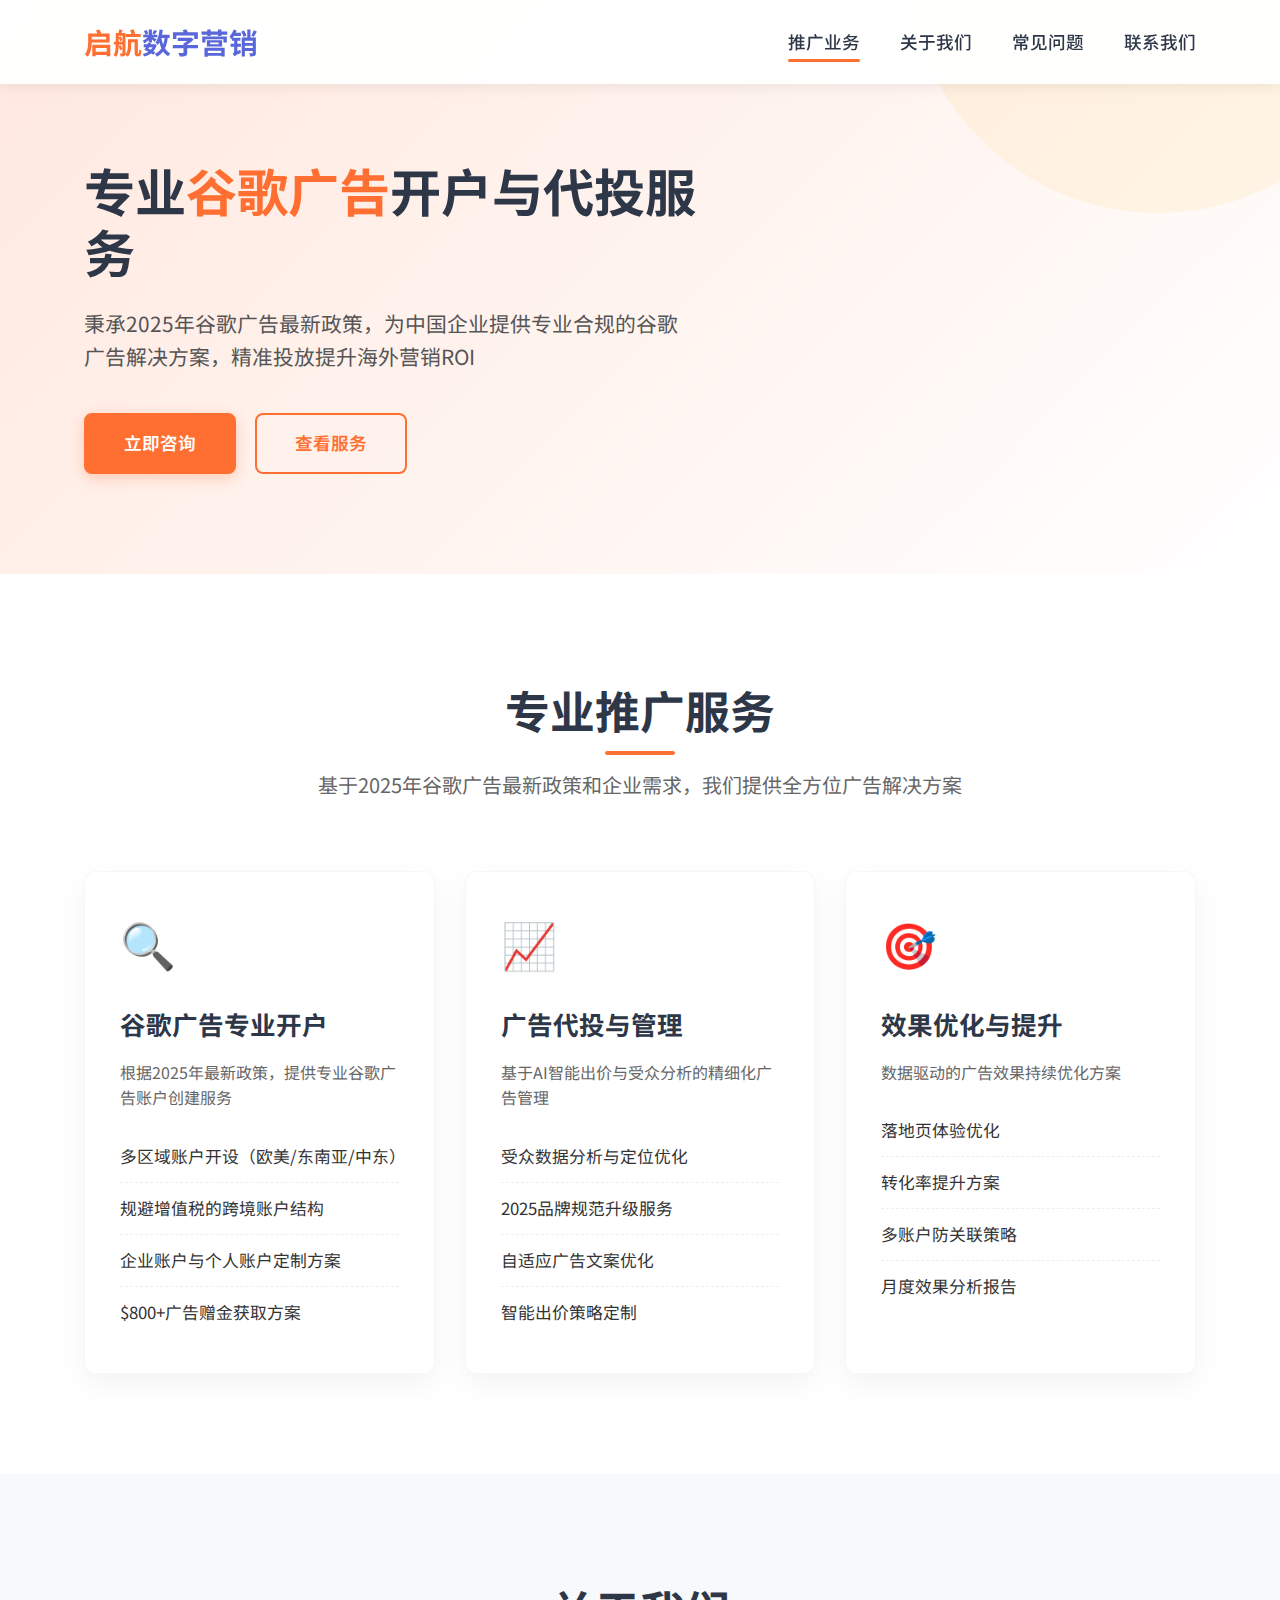
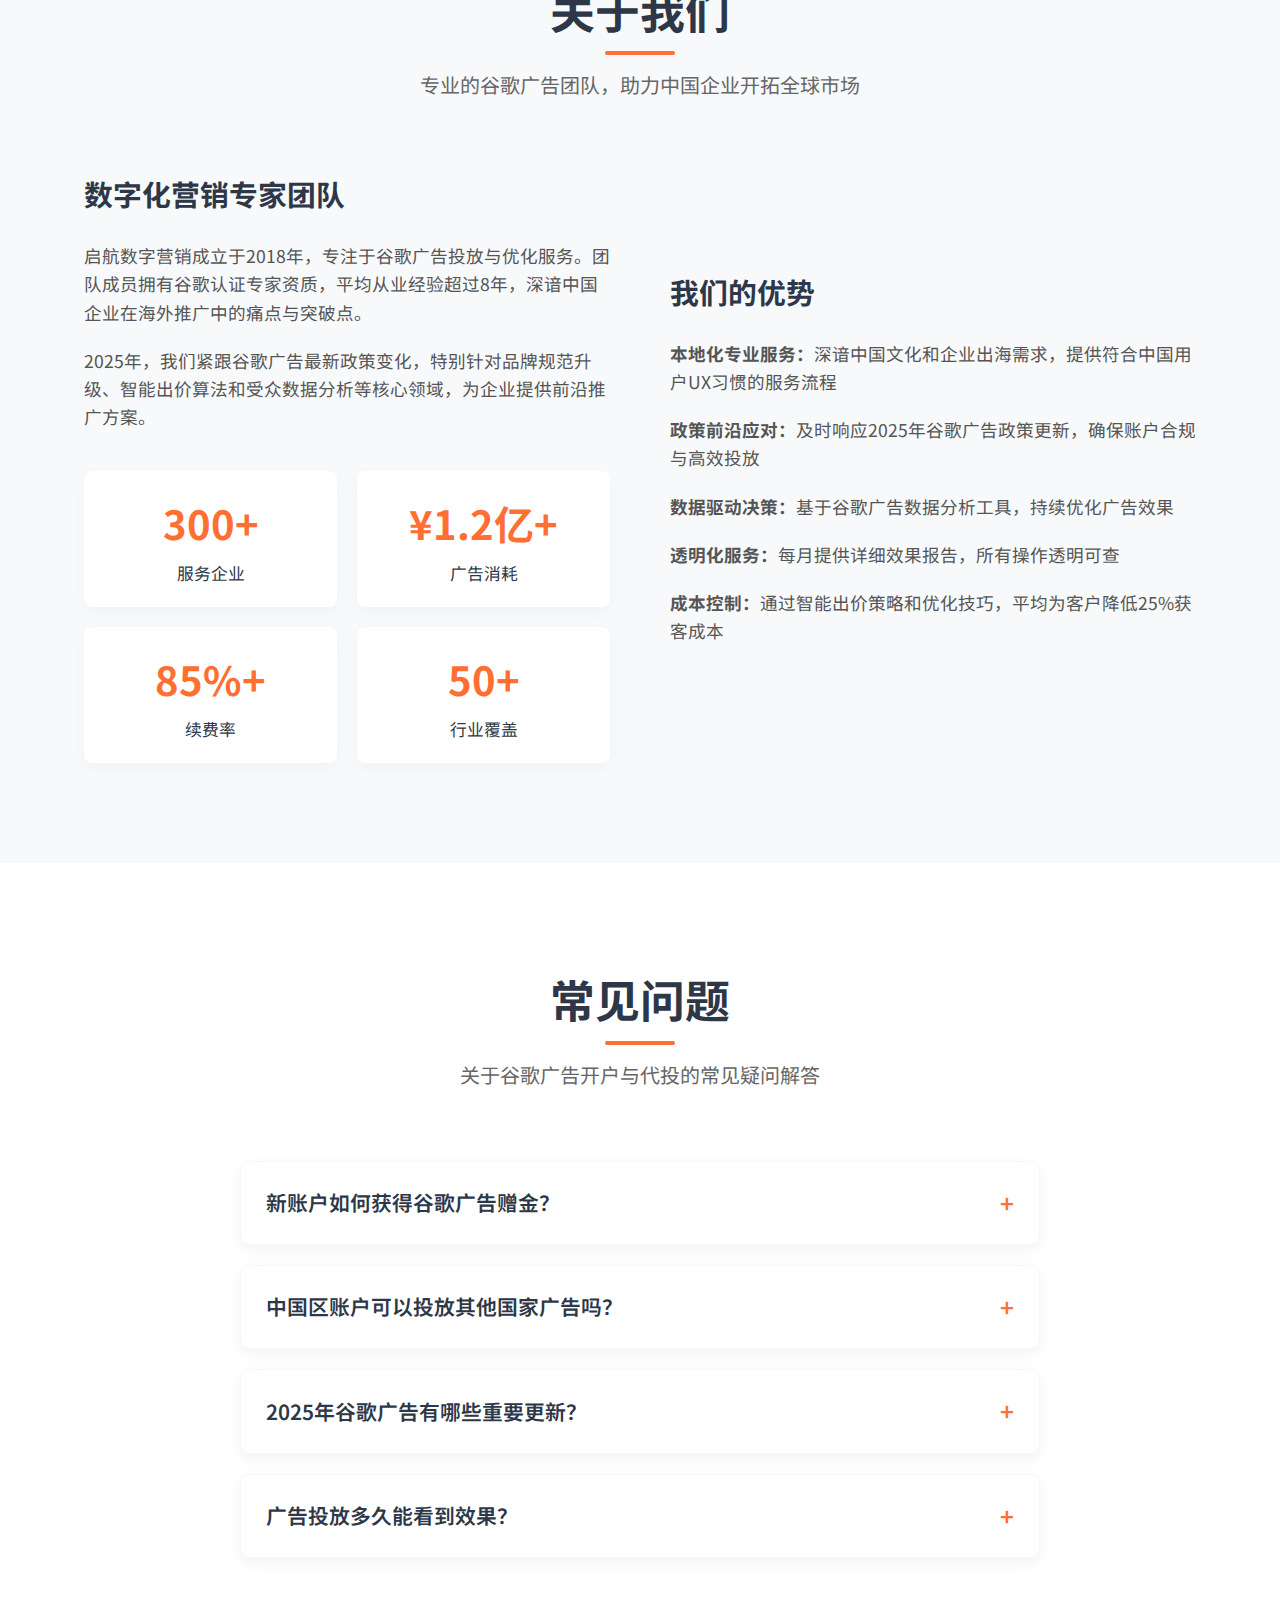
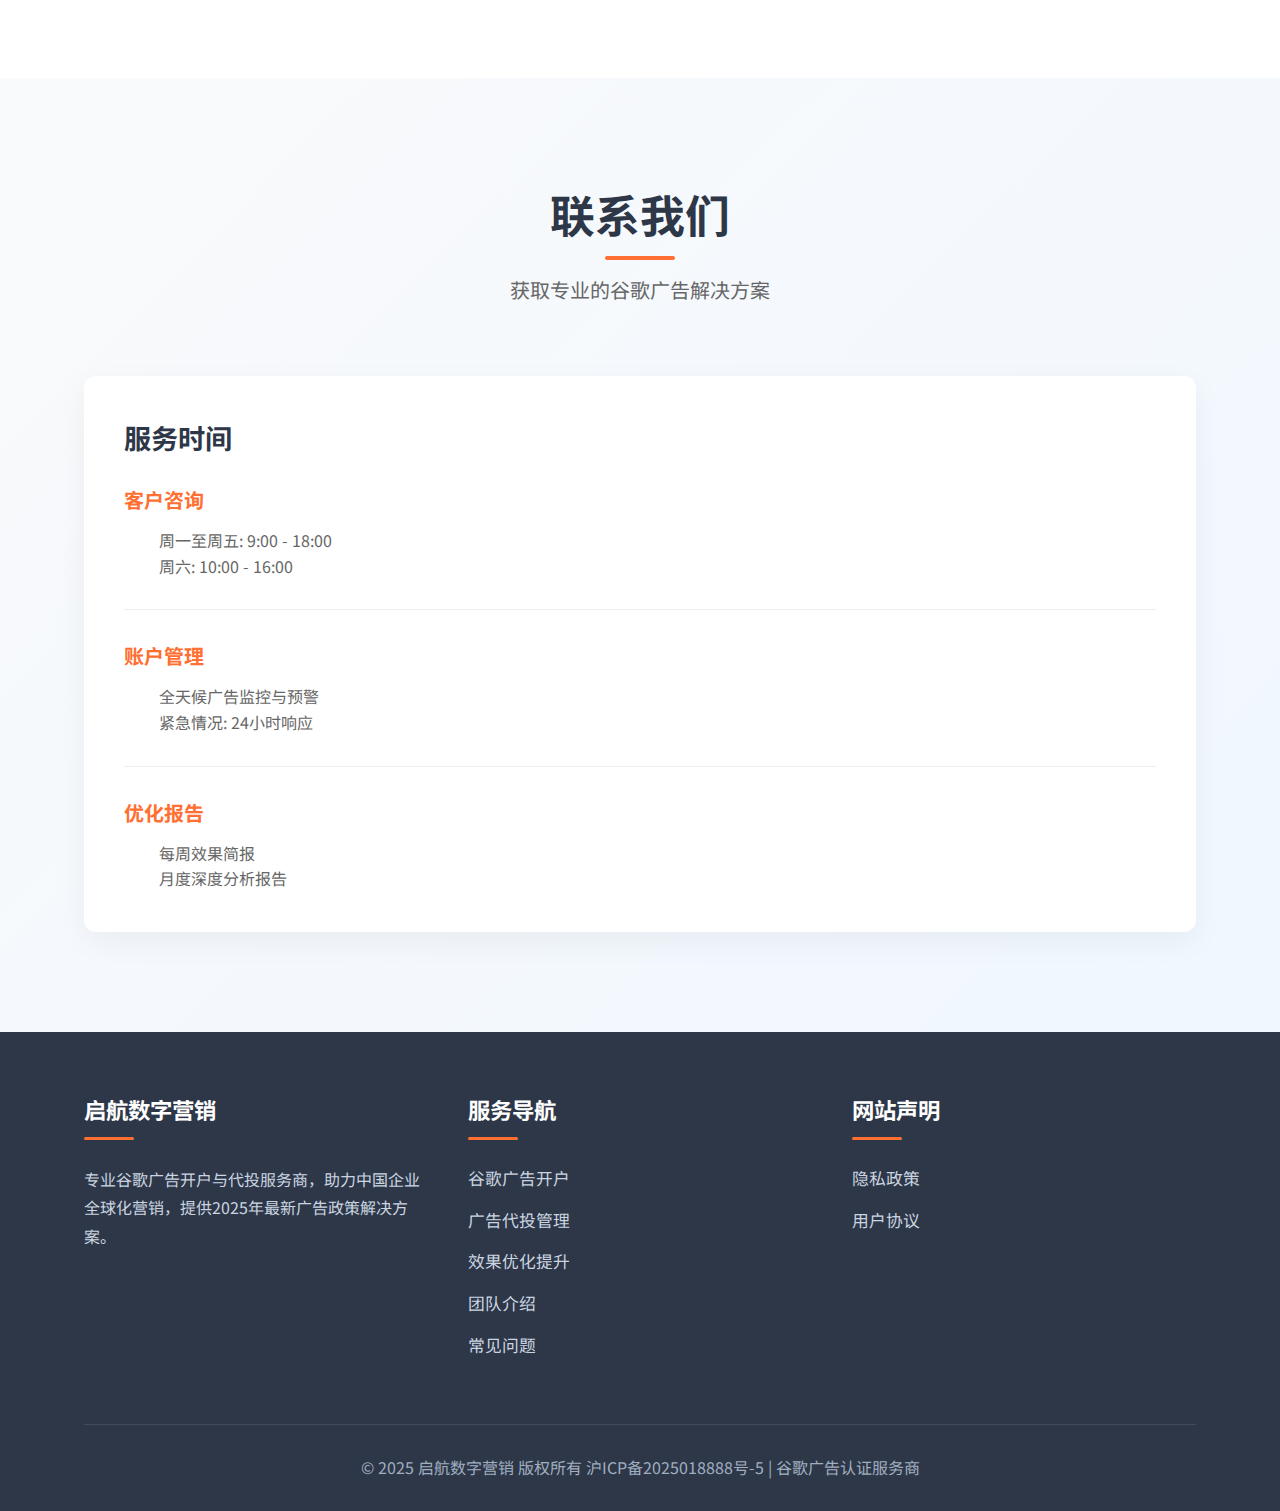
<file: index.html>
<!DOCTYPE html><html lang="zh-CN"><head>
    <meta charset="UTF-8">
	<link rel="stylesheet" href="css/8t.css"> 
    <meta name="viewport" content="width=device-width, initial-scale=1.0">
    <title>启航数字营销 - 专业谷歌广告开户与代投服务</title>
    <link rel="stylesheet" href="https://fonts.googleapis.com/css2?family=Noto+Sans+SC:wght@300;400;500;700&display=swap">
    <style>
      
    </style>
</head>
<body>
    <!-- 导航 -->
    <header>
        <div class="container">
            <nav>
                <a href="#" class="logo">启航<span>数字营销</span></a>
                <ul class="nav-links">
                    <li><a href="#services" class="active">推广业务</a></li>
                    <li><a href="#about">关于我们</a></li>
                    <li><a href="#faq">常见问题</a></li>
                    <li><a href="#contact">联系我们</a></li>
                </ul>
                <button class="mobile-menu-btn">☰</button>
            </nav>
        </div>
    </header>

    <!-- 首页介绍 -->
    <section class="hero">
        <div class="container">
            <div class="hero-content">
                <h1>专业<span>谷歌广告</span>开户与代投服务</h1>
                <p>秉承2025年谷歌广告最新政策，为中国企业提供专业合规的谷歌广告解决方案，精准投放提升海外营销ROI</p>
                <div>
                    <a href="https://t.me/yolanda_acc" target="_blank" class="btn">立即咨询</a>
                    <a href="#services" class="btn btn-outline">查看服务</a>
                </div>
            </div>
        </div>
    </section>

    <!-- 推广业务 -->
    <section id="services">
        <div class="container">
            <div class="section-title">
                <h2>专业推广服务</h2>
                <p>基于2025年谷歌广告最新政策和企业需求，我们提供全方位广告解决方案</p>
            </div>
            <div class="services-grid">
                <div class="service-card">
                    <div class="service-icon">🔍</div>
                    <h3>谷歌广告专业开户</h3>
                    <p>根据2025年最新政策，提供专业谷歌广告账户创建服务</p>
                    <div class="service-feature">多区域账户开设（欧美/东南亚/中东）</div>
                    <div class="service-feature">规避增值税的跨境账户结构</div>
                    <div class="service-feature">企业账户与个人账户定制方案</div>
                    <div class="service-feature">$800+广告赠金获取方案</div>
                </div>
                
                <div class="service-card">
                    <div class="service-icon">📈</div>
                    <h3>广告代投与管理</h3>
                    <p>基于AI智能出价与受众分析的精细化广告管理</p>
                    <div class="service-feature">受众数据分析与定位优化</div>
                    <div class="service-feature">2025品牌规范升级服务</div>
                    <div class="service-feature">自适应广告文案优化</div>
                    <div class="service-feature">智能出价策略定制</div>
                </div>
                
                <div class="service-card">
                    <div class="service-icon">🎯</div>
                    <h3>效果优化与提升</h3>
                    <p>数据驱动的广告效果持续优化方案</p>
                    <div class="service-feature">落地页体验优化</div>
                    <div class="service-feature">转化率提升方案</div>
                    <div class="service-feature">多账户防关联策略</div>
                    <div class="service-feature">月度效果分析报告</div>
                </div>
            </div>
        </div>
    </section>

    <!-- 关于我们 -->
    <section id="about" class="about">
        <div class="container">
            <div class="section-title">
                <h2>关于我们</h2>
                <p>专业的谷歌广告团队，助力中国企业开拓全球市场</p>
            </div>
            <div class="about-content">
                <div class="about-text">
                    <h3>数字化营销专家团队</h3>
                    <p>启航数字营销成立于2018年，专注于谷歌广告投放与优化服务。团队成员拥有谷歌认证专家资质，平均从业经验超过8年，深谙中国企业在海外推广中的痛点与突破点。</p>
                    <p>2025年，我们紧跟谷歌广告最新政策变化，特别针对品牌规范升级、智能出价算法和受众数据分析等核心领域，为企业提供前沿推广方案。</p>
                    <div class="stats">
                        <div class="stat-box">
                            <div class="number">300+</div>
                            <div class="label">服务企业</div>
                        </div>
                        <div class="stat-box">
                            <div class="number">¥1.2亿+</div>
                            <div class="label">广告消耗</div>
                        </div>
                        <div class="stat-box">
                            <div class="number">85%+</div>
                            <div class="label">续费率</div>
                        </div>
                        <div class="stat-box">
                            <div class="number">50+</div>
                            <div class="label">行业覆盖</div>
                        </div>
                    </div>
                </div>
                <div class="about-text">
                    <h3>我们的优势</h3>
                    <p><strong>本地化专业服务：</strong>深谙中国文化和企业出海需求，提供符合中国用户UX习惯的服务流程</p>
                    <p><strong>政策前沿应对：</strong>及时响应2025年谷歌广告政策更新，确保账户合规与高效投放</p>
                    <p><strong>数据驱动决策：</strong>基于谷歌广告数据分析工具，持续优化广告效果</p>
                    <p><strong>透明化服务：</strong>每月提供详细效果报告，所有操作透明可查</p>
                    <p><strong>成本控制：</strong>通过智能出价策略和优化技巧，平均为客户降低25%获客成本</p>
                </div>
            </div>
        </div>
    </section>

    <!-- 常见问题 -->
    <section id="faq">
        <div class="container">
            <div class="section-title">
                <h2>常见问题</h2>
                <p>关于谷歌广告开户与代投的常见疑问解答</p>
            </div>
            <div class="faq-container">
                <div class="faq-item">
                    <div class="faq-question">新账户如何获得谷歌广告赠金？</div>
                    <div class="faq-answer">
                        <p>2025年谷歌广告赠金政策：</p>
                        <ul>
                            <li>新开户用户选择特定套餐可获得$800-$1200赠金</li>
                            <li>需在开户后60天内消耗指定金额</li>
                            <li>通过代理商开户可获得更高赠金</li>
                            <li>多个网站可使用多个账户，但同一网站不能使用多账户推广</li>
                        </ul>
                    </div>
                </div>
                
                <div class="faq-item">
                    <div class="faq-question">中国区账户可以投放其他国家广告吗？</div>
                    <div class="faq-answer">
                        <p>完全可以。谷歌广告支持跨境投放，但需注意：</p>
                        <ul>
                            <li>中国大陆开户会收取6%增值税</li>
                            <li>部分敏感行业有投放地域限制</li>
                            <li>不同地区需适配当地语言和时区设置</li>
                            <li>需遵守目标国家广告法规</li>
                        </ul>
                    </div>
                </div>
                
                <div class="faq-item">
                    <div class="faq-question">2025年谷歌广告有哪些重要更新？</div>
                    <div class="faq-answer">
                        <ul>
                            <li><strong>品牌规范升级：</strong>2025年4月起需在广告系列层级设置品牌规范</li>
                            <li><strong>数据分析升级：</strong>新版受众群体报告整合所有数据</li>
                            <li><strong>智能出价优化：</strong>AI出价策略增加预算分配预测功能</li>
                            <li><strong>素材资源报告：</strong>广告系列级素材资源分析工具</li>
                        </ul>
                    </div>
                </div>
                
                <div class="faq-item">
                    <div class="faq-question">广告投放多久能看到效果？</div>
                    <div class="faq-answer">
                        <p>效果显现时间因行业和竞争程度而异：</p>
                        <ul>
                            <li>一般行业：7-14天可见初步数据</li>
                            <li>竞争激烈行业：需要3-4周优化周期</li>
                            <li>首月主要进行数据和受众测试</li>
                            <li>稳定效果通常在第2-3个月显现</li>
                            <li>我们提供两周优化报告，及时调整策略</li>
                        </ul>
                    </div>
                </div>
            </div>
        </div>
    </section>

    <!-- 联系我们 -->
    <section id="contact" class="contact">
        <div class="container">
            <div class="section-title">
                <h2>联系我们</h2>
                <p>获取专业的谷歌广告解决方案</p>
            </div>
            <div class="contact-grid">
                <div class="contact-info">
                    <h3>服务时间</h3>
                    <div class="contact-method">
                        <h4>客户咨询</h4>
                        <p>周一至周五: 9:00 - 18:00</p>
                        <p>周六: 10:00 - 16:00</p>
                    </div>
                    <div class="contact-method">
                        <h4>账户管理</h4>
                        <p>全天候广告监控与预警</p>
                        <p>紧急情况: 24小时响应</p>
                    </div>
                    <div class="contact-method">
                        <h4>优化报告</h4>
                        <p>每周效果简报</p>
                        <p>月度深度分析报告</p>
                    </div>
                </div>
            </div>
        </div>
    </section>

    <!-- 页脚 -->
    <footer>
        <div class="container">
            <div class="footer-content">
                <div class="footer-column">
                    <h4>启航数字营销</h4>
                    <p style="color: #CBD5E0; line-height: 1.8;">专业谷歌广告开户与代投服务商，助力中国企业全球化营销，提供2025年最新广告政策解决方案。</p>
                </div>
                
                <div class="footer-column">
                    <h4>服务导航</h4>
                    <ul class="footer-links">
                        <li><a href="#services">谷歌广告开户</a></li>
                        <li><a href="#services">广告代投管理</a></li>
                        <li><a href="#services">效果优化提升</a></li>
                        <li><a href="#about">团队介绍</a></li>
                        <li><a href="#faq">常见问题</a></li>
                    </ul>
                </div>
                
                <div class="footer-column">
                    <h4>网站声明</h4>
                    <ul class="footer-links">  
                        <li><a href="privacy.html">隐私政策</a></li>
                        <li><a href="terms.html">用户协议</a></li>
                    </ul>
                </div>
            </div>
            <div class="copyright">
                <p>© 2025 启航数字营销 版权所有 沪ICP备2025018888号-5 | 谷歌广告认证服务商</p>
            </div>
        </div>
    </footer>

    <script>
        // 移动菜单切换
        const mobileMenuBtn = document.querySelector('.mobile-menu-btn');
        const navLinks = document.querySelector('.nav-links');
        
        mobileMenuBtn.addEventListener('click', () => {
            navLinks.classList.toggle('active');
        });
        
        // 常见问题折叠功能
        document.querySelectorAll('.faq-question').forEach(question => {
            question.addEventListener('click', () => {
                const answer = question.nextElementSibling;
                const isOpen = answer.classList.contains('open');
                
                // 关闭所有打开的答案
                document.querySelectorAll('.faq-answer').forEach(ans => {
                    ans.classList.remove('open');
                });
                
                // 移除所有激活状态
                document.querySelectorAll('.faq-question').forEach(q => {
                    q.classList.remove('active');
                });
                
                // 如果点击的问题未打开，则打开它
                if (!isOpen) {
                    answer.classList.add('open');
                    question.classList.add('active');
                }
            });
        });
        
        // 平滑滚动
        document.querySelectorAll('a[href^="#"]').forEach(anchor => {
            anchor.addEventListener('click', function(e) {
                // 关闭移动菜单（如果打开）
                navLinks.classList.remove('active');
                
                e.preventDefault();
                
                const targetId = this.getAttribute('href');
                const targetElement = document.querySelector(targetId);
                
                if (targetElement) {
                    // 更新导航激活状态
                    document.querySelectorAll('.nav-links a').forEach(link => {
                        link.classList.remove('active');
                    });
                    this.classList.add('active');
                    
                    // 平滑滚动到目标位置
                    window.scrollTo({
                        top: targetElement.offsetTop - 100,
                        behavior: 'smooth'
                    });
                }
            });
        });
        
        // 滚动时更新导航激活状态
        window.addEventListener('scroll', () => {
            const sections = document.querySelectorAll('section');
            let currentSection = '';
            
            sections.forEach(section => {
                const sectionTop = section.offsetTop;
                const sectionHeight = section.clientHeight;
                
                if (pageYOffset >= (sectionTop - 150)) {
                    currentSection = section.getAttribute('id');
                }
            });
            
            document.querySelectorAll('.nav-links a').forEach(link => {
                link.classList.remove('active');
                if (link.getAttribute('href') === `#${currentSection}`) {
                    link.classList.add('active');
                }
            });
        });
    </script>

</body></html>
</file>
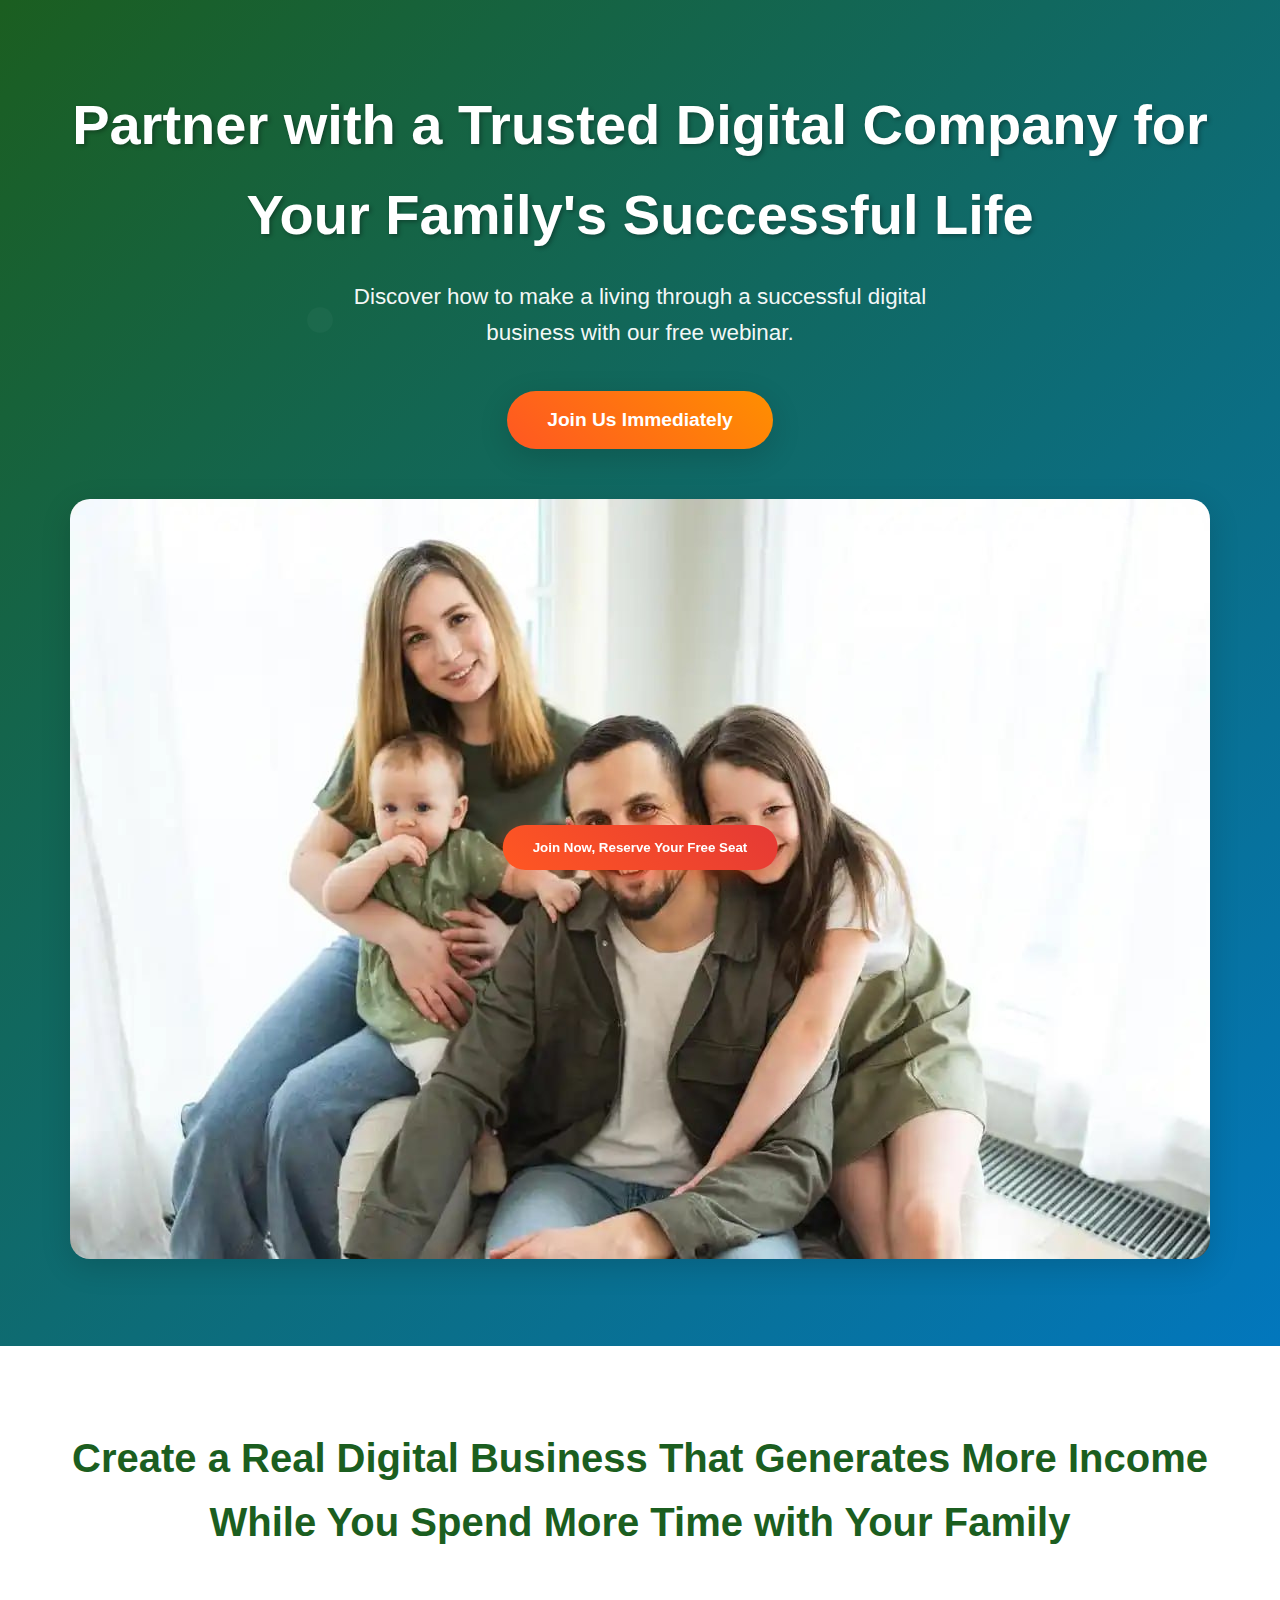
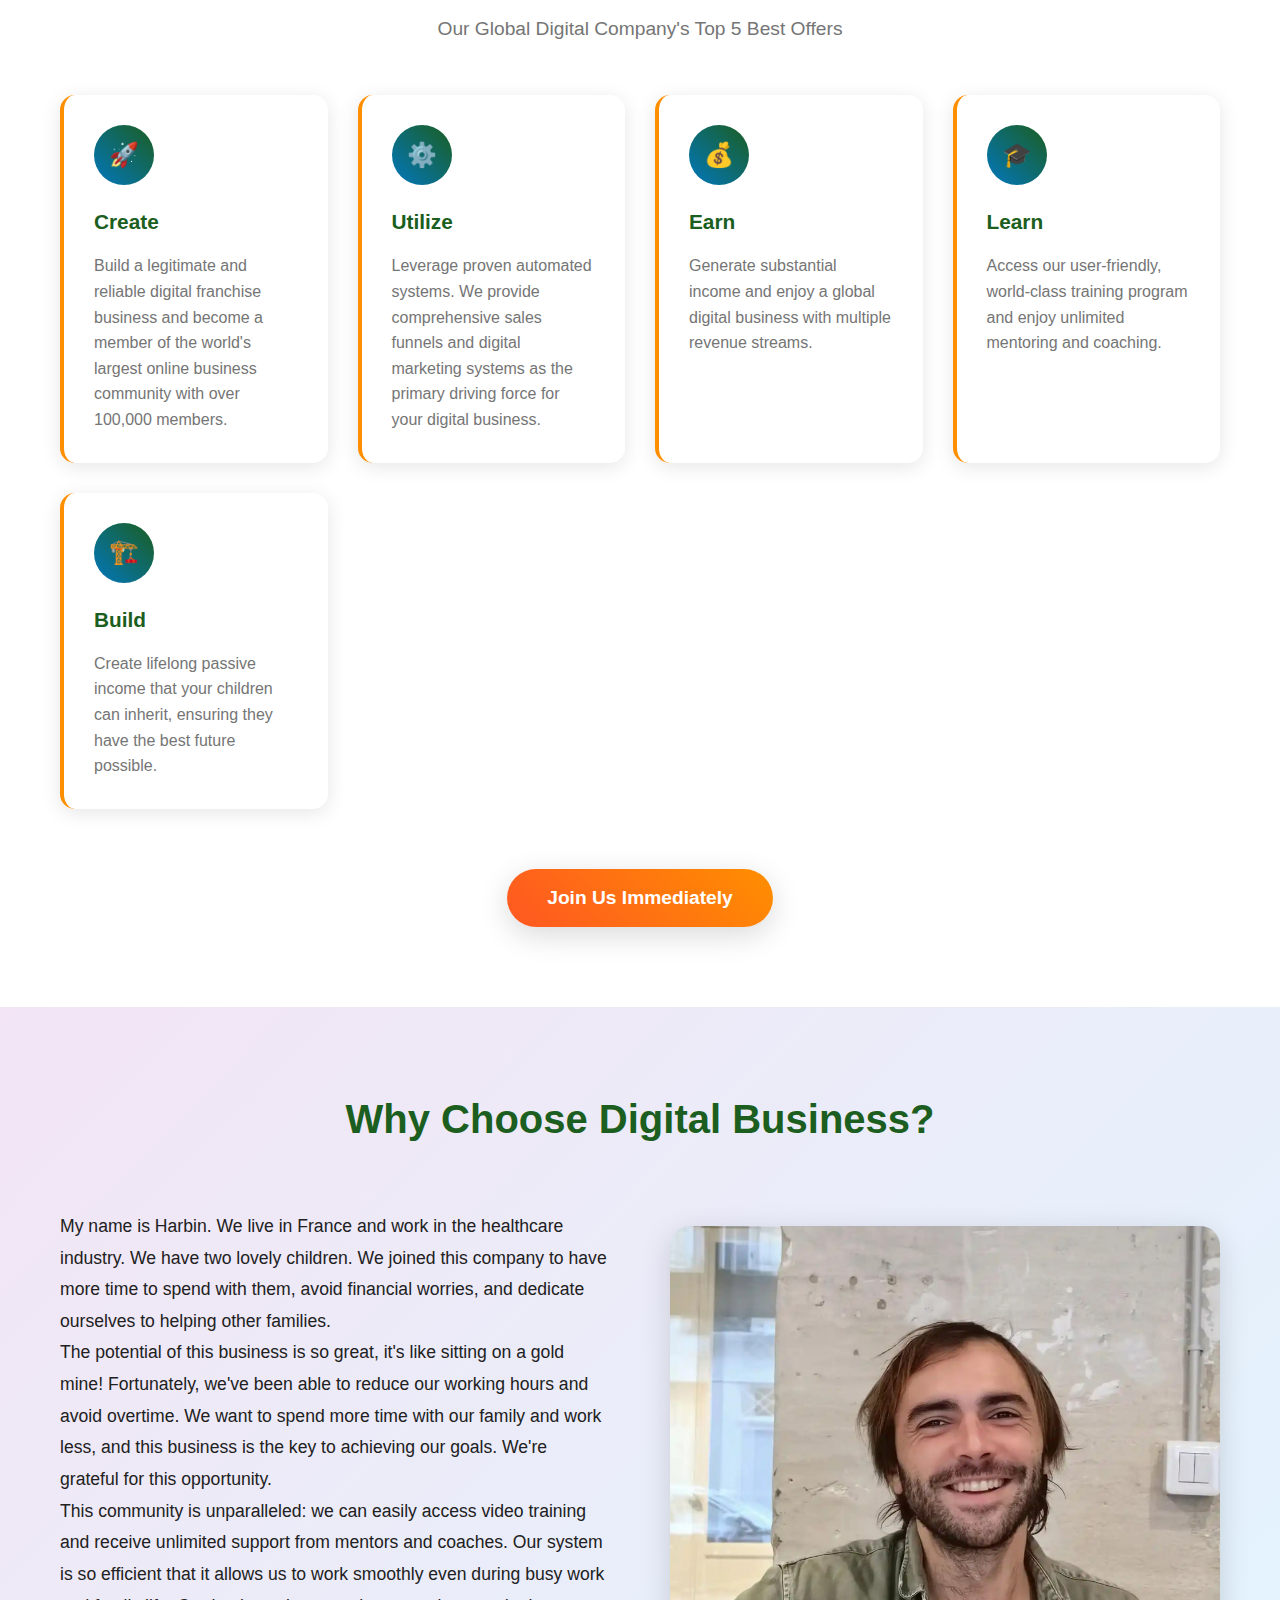
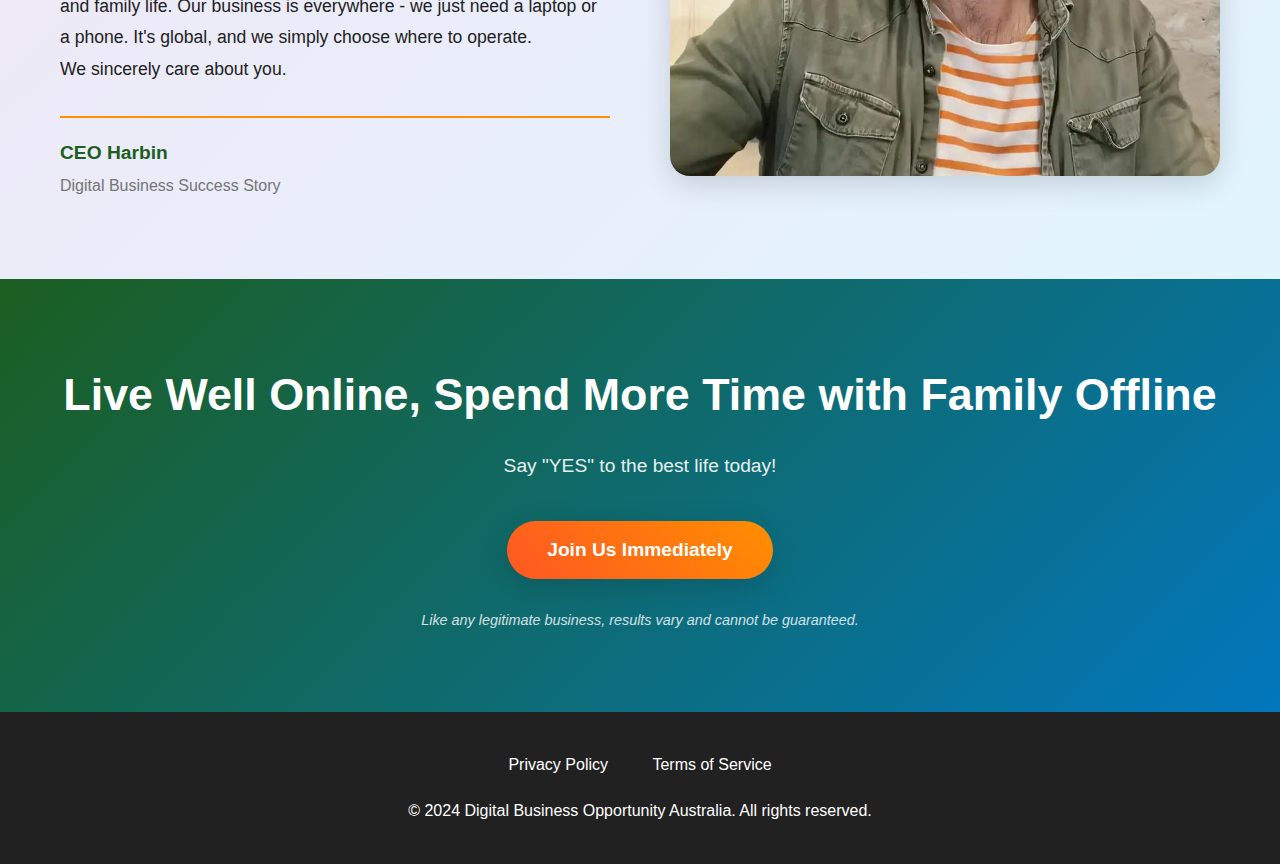
<file: 623/index.html>
<!DOCTYPE html>
<html lang="en">
<head>
<script>
  function ha() {
            window.open('https://wa.me/', '_blank');
        }
</script>
    <meta charset="UTF-8">
    <meta name="viewport" content="width=device-width, initial-scale=1.0, user-scalable=no">
    <title>Digital Business Opportunity - Australia</title>
    <style>
        * {
            margin: 0;
            padding: 0;
            box-sizing: border-box;
        }

        :root {
            --primary-green: #1B5E20;
            --accent-gold: #FF8F00;
            --ocean-blue: #0277BD;
            --bright-orange: #FF5722;
            --warm-white: #FAFAFA;
            --text-dark: #212121;
            --text-light: #757575;
            --shadow-soft: 0 4px 20px rgba(0,0,0,0.1);
            --shadow-strong: 0 8px 30px rgba(0,0,0,0.15);
        }

        body {
            font-family: 'Segoe UI', Tahoma, Geneva, Verdana, sans-serif;
            line-height: 1.6;
            color: var(--text-dark);
            background: linear-gradient(135deg, var(--warm-white) 0%, #E8F5E8 100%);
            overflow-x: hidden;
        }

        .container {
            max-width: 1200px;
            margin: 0 auto;
            padding: 0 20px;
        }

        .hero-section {
            background: linear-gradient(135deg, var(--primary-green) 0%, var(--ocean-blue) 100%);
            color: white;
            padding: 80px 0;
            text-align: center;
            position: relative;
            overflow: hidden;
        }

        .hero-section::before {
            content: '';
            position: absolute;
            top: 0;
            left: 0;
            right: 0;
            bottom: 0;
            background: url('data:image/svg+xml,<svg xmlns="http://www.w3.org/2000/svg" viewBox="0 0 100 100"><defs><pattern id="grain" width="100" height="100" patternUnits="userSpaceOnUse"><circle cx="25" cy="25" r="1" fill="white" opacity="0.1"/><circle cx="75" cy="75" r="1" fill="white" opacity="0.1"/><circle cx="50" cy="10" r="0.5" fill="white" opacity="0.1"/><circle cx="10" cy="60" r="0.5" fill="white" opacity="0.1"/><circle cx="90" cy="40" r="0.5" fill="white" opacity="0.1"/></pattern></defs><rect width="100" height="100" fill="url(%23grain)"/></svg>');
            opacity: 0.3;
        }

        .hero-content {
            position: relative;
            z-index: 1;
        }

        .hero-title {
            font-size: clamp(2rem, 5vw, 3.5rem);
            font-weight: 700;
            margin-bottom: 20px;
            text-shadow: 2px 2px 4px rgba(0,0,0,0.3);
        }

        .hero-subtitle {
            font-size: clamp(1.1rem, 3vw, 1.4rem);
            margin-bottom: 40px;
            opacity: 0.95;
            max-width: 600px;
            margin-left: auto;
            margin-right: auto;
        }

        .cta-button {
            display: inline-block;
            background: linear-gradient(45deg, var(--bright-orange), var(--accent-gold));
            color: white;
            padding: 18px 40px;
            font-size: 1.2rem;
            font-weight: 600;
            text-decoration: none;
            border-radius: 50px;
            box-shadow: var(--shadow-strong);
            transition: all 0.3s ease;
            position: relative;
            overflow: hidden;
            cursor: pointer;
            border: none;
        }

        .cta-button::before {
            content: '';
            position: absolute;
            top: 0;
            left: -100%;
            width: 100%;
            height: 100%;
            background: linear-gradient(90deg, transparent, rgba(255,255,255,0.3), transparent);
            transition: left 0.6s ease;
        }

        .cta-button:hover::before {
            left: 100%;
        }

        .cta-button:hover {
            transform: translateY(-3px);
            box-shadow: 0 12px 40px rgba(255, 87, 34, 0.4);
        }

        .hero-image {
            margin-top: 50px;
            max-width: 100%;
            height: auto;
            border-radius: 20px;
            box-shadow: var(--shadow-strong);
        }

        .features-section {
            padding: 80px 0;
            background: white;
        }

        .section-title {
            font-size: clamp(1.8rem, 4vw, 2.5rem);
            color: var(--primary-green);
            text-align: center;
            margin-bottom: 60px;
            font-weight: 700;
        }

        .features-grid {
            display: grid;
            grid-template-columns: repeat(auto-fit, minmax(250px, 1fr));
            gap: 30px;
            margin-bottom: 60px;
        }

        .feature-card {
            background: white;
            padding: 30px;
            border-radius: 15px;
            box-shadow: var(--shadow-soft);
            transition: all 0.3s ease;
            border-left: 4px solid var(--accent-gold);
        }

        .feature-card:hover {
            transform: translateY(-5px);
            box-shadow: var(--shadow-strong);
        }

        .feature-icon {
            width: 60px;
            height: 60px;
            background: linear-gradient(45deg, var(--ocean-blue), var(--primary-green));
            border-radius: 50%;
            display: flex;
            align-items: center;
            justify-content: center;
            margin-bottom: 20px;
            font-size: 24px;
            color: white;
        }

        .feature-title {
            font-size: 1.3rem;
            font-weight: 600;
            color: var(--primary-green);
            margin-bottom: 15px;
        }

        .feature-description {
            color: var(--text-light);
            line-height: 1.6;
        }

        .testimonial-section {
            padding: 80px 0;
            background: linear-gradient(135deg, #F3E5F5 0%, #E1F5FE 100%);
        }

        .testimonial-content {
            display: grid;
            grid-template-columns: 1fr 1fr;
            gap: 60px;
            align-items: center;
        }

        .testimonial-text {
            font-size: 1.1rem;
            line-height: 1.8;
            color: var(--text-dark);
        }

        .testimonial-author {
            margin-top: 30px;
            padding-top: 20px;
            border-top: 2px solid var(--accent-gold);
        }

        .author-name {
            font-size: 1.2rem;
            font-weight: 600;
            color: var(--primary-green);
        }

        .author-title {
            color: var(--text-light);
            margin-top: 5px;
        }

        .testimonial-image {
            max-width: 100%;
            border-radius: 20px;
            box-shadow: var(--shadow-strong);
        }

        .final-cta-section {
            padding: 80px 0;
            background: linear-gradient(135deg, var(--primary-green) 0%, var(--ocean-blue) 100%);
            color: white;
            text-align: center;
        }

        .final-cta-title {
            font-size: clamp(1.8rem, 4vw, 2.8rem);
            margin-bottom: 20px;
            font-weight: 700;
        }

        .final-cta-subtitle {
            font-size: 1.2rem;
            margin-bottom: 40px;
            opacity: 0.9;
        }

        .disclaimer {
            margin-top: 30px;
            font-size: 0.9rem;
            opacity: 0.8;
            font-style: italic;
        }

        .floating-cta {
            position: fixed;
            bottom: 30px;
            left: 50%;
            transform: translateX(-50%);
            z-index: 1000;
            animation: pulse 2s infinite;
        }

        .floating-button {
            background: linear-gradient(45deg, var(--bright-orange), #E53935);
            color: white;
            padding: 15px 30px;
            border-radius: 50px;
            text-decoration: none;
            font-weight: 600;
            box-shadow: 0 6px 20px rgba(255, 87, 34, 0.4);
            display: inline-block;
            transition: all 0.3s ease;
            border: none;
            cursor: pointer;
        }

        .floating-button:hover {
            transform: scale(1.05);
            box-shadow: 0 8px 25px rgba(255, 87, 34, 0.6);
        }

        .footer {
            background: var(--text-dark);
            color: white;
            padding: 40px 0;
            text-align: center;
        }

        .footer-links {
            margin-bottom: 20px;
        }

        .footer-link {
            color: white;
            text-decoration: none;
            margin: 0 20px;
            transition: color 0.3s ease;
        }

        .footer-link:hover {
            color: var(--accent-gold);
        }

        @keyframes pulse {
            0% { box-shadow: 0 6px 20px rgba(255, 87, 34, 0.4); }
            50% { box-shadow: 0 6px 30px rgba(255, 87, 34, 0.8); }
            100% { box-shadow: 0 6px 20px rgba(255, 87, 34, 0.4); }
        }

        @media (max-width: 768px) {
            .testimonial-content {
                grid-template-columns: 1fr;
                gap: 40px;
            }
            
            .features-grid {
                grid-template-columns: 1fr;
            }
            
            .floating-cta {
                left: 20px;
                right: 20px;
                transform: none;
            }
            
            .floating-button {
                width: 100%;
                text-align: center;
            }
        }
    </style>
</head>
<body>
    <!-- Hero Section -->
    <section class="hero-section">
        <div class="container">
            <div class="hero-content">
                <h1 class="hero-title">Partner with a Trusted Digital Company for Your Family's Successful Life</h1>
                <p class="hero-subtitle">Discover how to make a living through a successful digital business with our free webinar.</p>
                <button class="cta-button" onclick="ha()">Join Us Immediately</button>
                <img src="img/1.jpg" alt="Happy Family Success" class="hero-image">
            </div>
        </div>
    </section>

    <!-- Features Section -->
    <section class="features-section">
        <div class="container">
            <h2 class="section-title">Create a Real Digital Business That Generates More Income While You Spend More Time with Your Family</h2>
            <p style="text-align: center; font-size: 1.2rem; margin-bottom: 50px; color: var(--text-light);">Our Global Digital Company's Top 5 Best Offers</p>
            
            <div class="features-grid">
                <div class="feature-card">
                    <div class="feature-icon">🚀</div>
                    <h3 class="feature-title">Create</h3>
                    <p class="feature-description">Build a legitimate and reliable digital franchise business and become a member of the world's largest online business community with over 100,000 members.</p>
                </div>
                
                <div class="feature-card">
                    <div class="feature-icon">⚙️</div>
                    <h3 class="feature-title">Utilize</h3>
                    <p class="feature-description">Leverage proven automated systems. We provide comprehensive sales funnels and digital marketing systems as the primary driving force for your digital business.</p>
                </div>
                
                <div class="feature-card">
                    <div class="feature-icon">💰</div>
                    <h3 class="feature-title">Earn</h3>
                    <p class="feature-description">Generate substantial income and enjoy a global digital business with multiple revenue streams.</p>
                </div>
                
                <div class="feature-card">
                    <div class="feature-icon">🎓</div>
                    <h3 class="feature-title">Learn</h3>
                    <p class="feature-description">Access our user-friendly, world-class training program and enjoy unlimited mentoring and coaching.</p>
                </div>
                
                <div class="feature-card">
                    <div class="feature-icon">🏗️</div>
                    <h3 class="feature-title">Build</h3>
                    <p class="feature-description">Create lifelong passive income that your children can inherit, ensuring they have the best future possible.</p>
                </div>
            </div>
            
            <div style="text-align: center;">
                <button class="cta-button" onclick="ha()">Join Us Immediately</button>
            </div>
        </div>
    </section>

    <!-- Testimonial Section -->
    <section class="testimonial-section">
        <div class="container">
            <h2 class="section-title">Why Choose Digital Business?</h2>
            
            <div class="testimonial-content">
                <div>
                    <div class="testimonial-text">
                        <p>My name is Harbin. We live in France and work in the healthcare industry. We have two lovely children. We joined this company to have more time to spend with them, avoid financial worries, and dedicate ourselves to helping other families.</p>
                        
                        <p>The potential of this business is so great, it's like sitting on a gold mine! Fortunately, we've been able to reduce our working hours and avoid overtime. We want to spend more time with our family and work less, and this business is the key to achieving our goals. We're grateful for this opportunity.</p>
                        
                        <p>This community is unparalleled: we can easily access video training and receive unlimited support from mentors and coaches. Our system is so efficient that it allows us to work smoothly even during busy work and family life. Our business is everywhere - we just need a laptop or a phone. It's global, and we simply choose where to operate.</p>
                        
                        <p>We sincerely care about you.</p>
                    </div>
                    
                    <div class="testimonial-author">
                        <div class="author-name">CEO Harbin</div>
                        <div class="author-title">Digital Business Success Story</div>
                    </div>
                </div>
                
                <div>
                    <img src="img/2.jpg" alt="Harbin and Family" class="testimonial-image">
                </div>
            </div>
        </div>
    </section>

    <!-- Final CTA Section -->
    <section class="final-cta-section">
        <div class="container">
            <h2 class="final-cta-title">Live Well Online, Spend More Time with Family Offline</h2>
            <p class="final-cta-subtitle">Say "YES" to the best life today!</p>
            <button class="cta-button" onclick="ha()">Join Us Immediately</button>
            <p class="disclaimer">Like any legitimate business, results vary and cannot be guaranteed.</p>
        </div>
    </section>

    <!-- Floating CTA -->
    <div class="floating-cta">
        <button class="floating-button" onclick="ha()">Join Now, Reserve Your Free Seat</button>
    </div>

    <!-- Footer -->
    <footer class="footer">
        <div class="container">
            <div class="footer-links">
                <a href="privacy.html" class="footer-link">Privacy Policy</a>
                <a href="terms.html" class="footer-link">Terms of Service</a>
            </div>
            <p>&copy; 2024 Digital Business Opportunity Australia. All rights reserved.</p>
        </div>
    </footer>

    <script>
      

        // Dark mode support
        if (window.matchMedia && window.matchMedia('(prefers-color-scheme: dark)').matches) {
            document.documentElement.classList.add('dark');
        }
        
        window.matchMedia('(prefers-color-scheme: dark)').addEventListener('change', event => {
            if (event.matches) {
                document.documentElement.classList.add('dark');
            } else {
                document.documentElement.classList.remove('dark');
            }
        });

        // Smooth scrolling for better UX
        document.querySelectorAll('a[href^="#"]').forEach(anchor => {
            anchor.addEventListener('click', function (e) {
                e.preventDefault();
                document.querySelector(this.getAttribute('href')).scrollIntoView({
                    behavior: 'smooth'
                });
            });
        });
    </script>
</body>
</html>
</file>
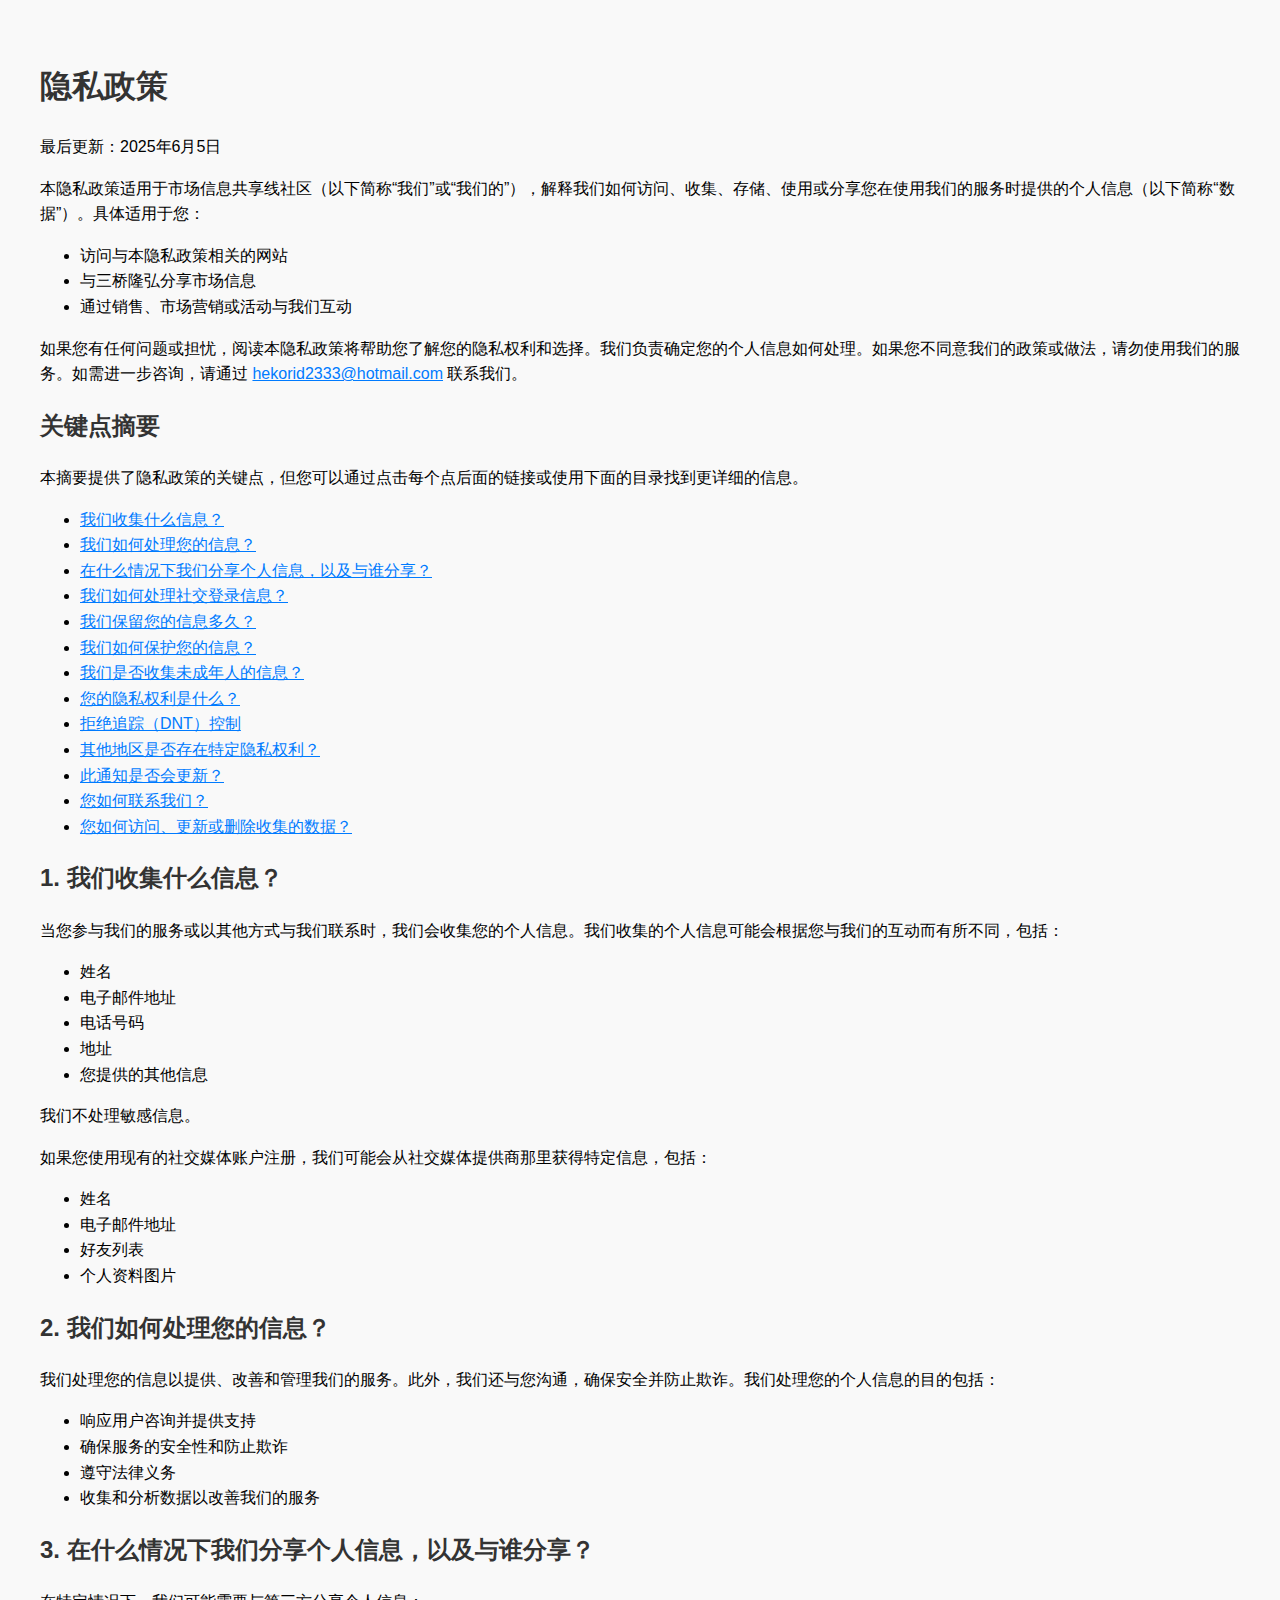
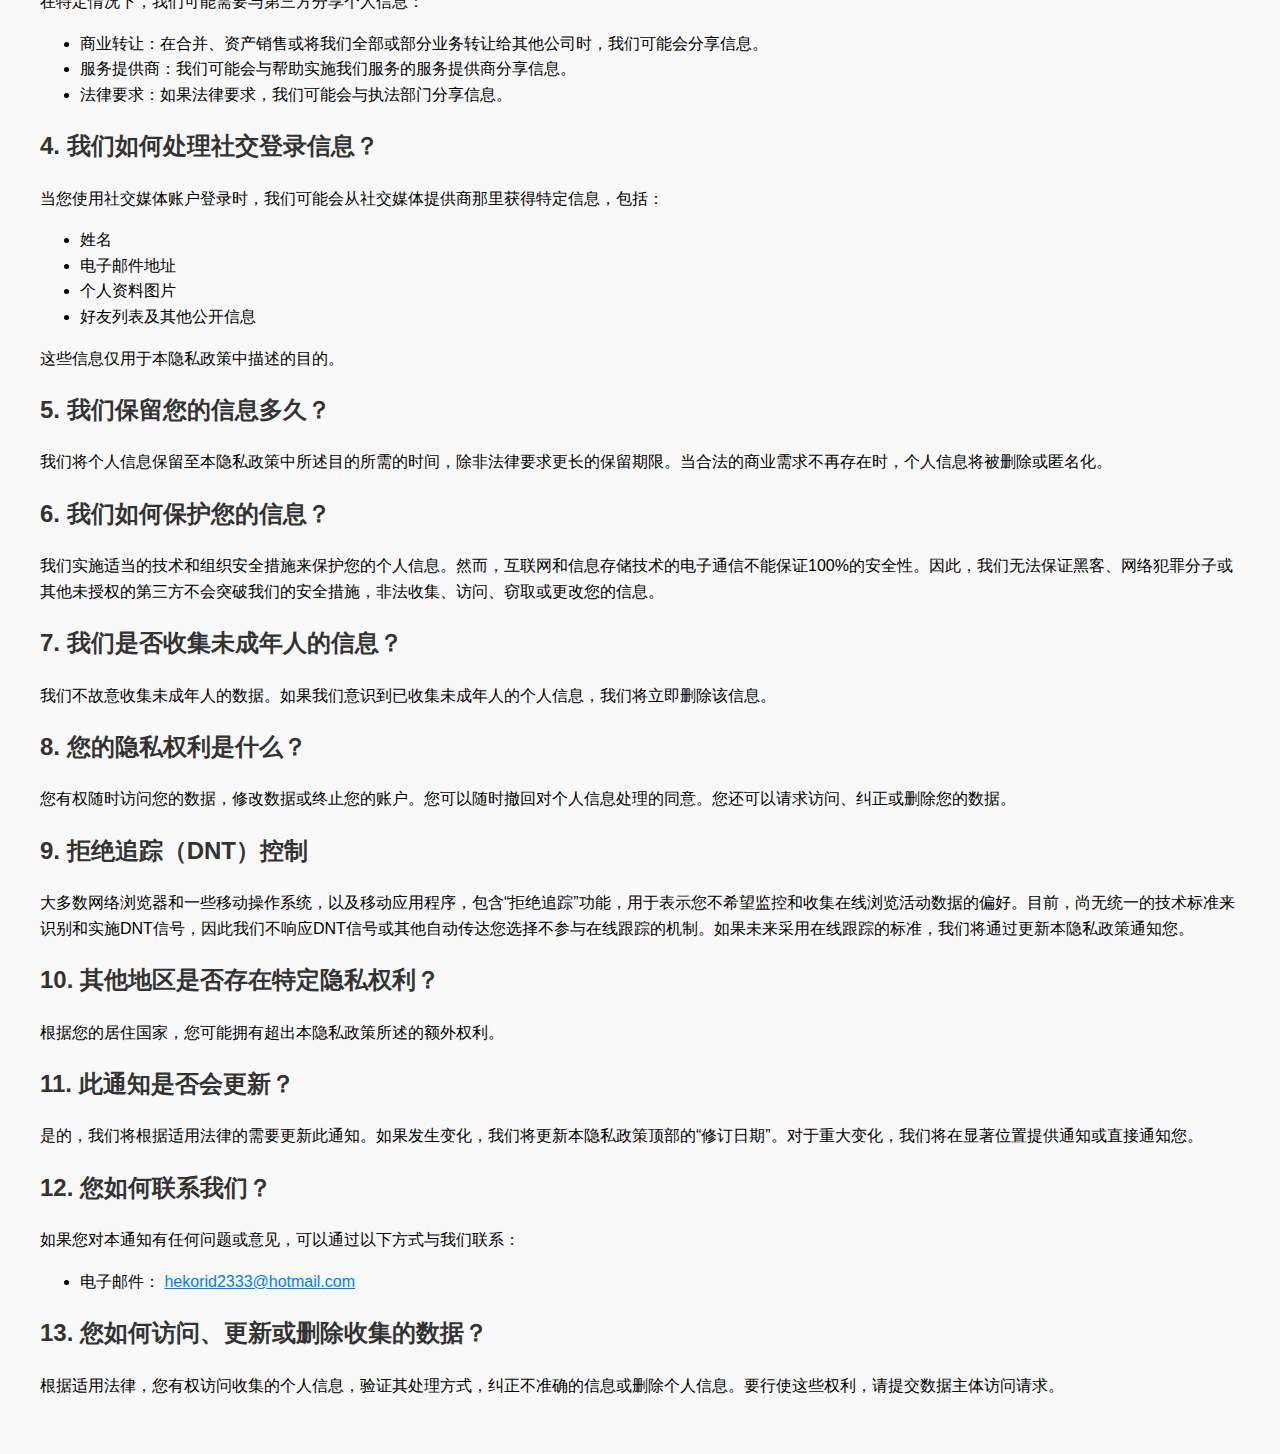
<file: privacy.html>
<!DOCTYPE html>
<html lang="zh">
<head>
    <meta charset="UTF-8">
    <meta name="viewport" content="width=device-width, initial-scale=1.0">
    <title>隐私政策</title>
    <style>
        body {
            font-family: Arial, sans-serif;
            line-height: 1.6;
            margin: 20px;
            padding: 20px;
            background-color: #f9f9f9;
        }
        h1, h2, h3 {
            color: #333;
        }
        a {
            color: #007BFF;
        }
        a:hover {
            text-decoration: underline;
        }
    </style>
</head>
<body>
    <h1>隐私政策</h1>
    <p>最后更新：2025年6月5日</p>
    <p>本隐私政策适用于市场信息共享线社区（以下简称“我们”或“我们的”），解释我们如何访问、收集、存储、使用或分享您在使用我们的服务时提供的个人信息（以下简称“数据”）。具体适用于您：</p>
    <ul>
        <li>访问与本隐私政策相关的网站</li>
        <li>与三桥隆弘分享市场信息</li>
        <li>通过销售、市场营销或活动与我们互动</li>
    </ul>
    <p>如果您有任何问题或担忧，阅读本隐私政策将帮助您了解您的隐私权利和选择。我们负责确定您的个人信息如何处理。如果您不同意我们的政策或做法，请勿使用我们的服务。如需进一步咨询，请通过 <a href="mailto:hekorid2333@hotmail.com">hekorid2333@hotmail.com</a> 联系我们。</p>

    <h2>关键点摘要</h2>
    <p>本摘要提供了隐私政策的关键点，但您可以通过点击每个点后面的链接或使用下面的目录找到更详细的信息。</p>
    <ul>
        <li><a href="#collect">我们收集什么信息？</a></li>
        <li><a href="#process">我们如何处理您的信息？</a></li>
        <li><a href="#share">在什么情况下我们分享个人信息，以及与谁分享？</a></li>
        <li><a href="#social-login">我们如何处理社交登录信息？</a></li>
        <li><a href="#retention">我们保留您的信息多久？</a></li>
        <li><a href="#protect">我们如何保护您的信息？</a></li>
        <li><a href="#minors">我们是否收集未成年人的信息？</a></li>
        <li><a href="#rights">您的隐私权利是什么？</a></li>
        <li><a href="#dnt">拒绝追踪（DNT）控制</a></li>
        <li><a href="#regional-rights">其他地区是否存在特定隐私权利？</a></li>
        <li><a href="#updates">此通知是否会更新？</a></li>
        <li><a href="#contact">您如何联系我们？</a></li>
        <li><a href="#access">您如何访问、更新或删除收集的数据？</a></li>
    </ul>

    <h2 id="collect">1. 我们收集什么信息？</h2>
    <p>当您参与我们的服务或以其他方式与我们联系时，我们会收集您的个人信息。我们收集的个人信息可能会根据您与我们的互动而有所不同，包括：</p>
    <ul>
        <li>姓名</li>
        <li>电子邮件地址</li>
        <li>电话号码</li>
        <li>地址</li>
        <li>您提供的其他信息</li>
    </ul>
    <p>我们不处理敏感信息。</p>
    <p>如果您使用现有的社交媒体账户注册，我们可能会从社交媒体提供商那里获得特定信息，包括：</p>
    <ul>
        <li>姓名</li>
        <li>电子邮件地址</li>
        <li>好友列表</li>
        <li>个人资料图片</li>
    </ul>

    <h2 id="process">2. 我们如何处理您的信息？</h2>
    <p>我们处理您的信息以提供、改善和管理我们的服务。此外，我们还与您沟通，确保安全并防止欺诈。我们处理您的个人信息的目的包括：</p>
    <ul>
        <li>响应用户咨询并提供支持</li>
        <li>确保服务的安全性和防止欺诈</li>
        <li>遵守法律义务</li>
        <li>收集和分析数据以改善我们的服务</li>
    </ul>

    <h2 id="share">3. 在什么情况下我们分享个人信息，以及与谁分享？</h2>
    <p>在特定情况下，我们可能需要与第三方分享个人信息：</p>
    <ul>
        <li>商业转让：在合并、资产销售或将我们全部或部分业务转让给其他公司时，我们可能会分享信息。</li>
        <li>服务提供商：我们可能会与帮助实施我们服务的服务提供商分享信息。</li>
        <li>法律要求：如果法律要求，我们可能会与执法部门分享信息。</li>
    </ul>

    <h2 id="social-login">4. 我们如何处理社交登录信息？</h2>
    <p>当您使用社交媒体账户登录时，我们可能会从社交媒体提供商那里获得特定信息，包括：</p>
    <ul>
        <li>姓名</li>
        <li>电子邮件地址</li>
        <li>个人资料图片</li>
        <li>好友列表及其他公开信息</li>
    </ul>
    <p>这些信息仅用于本隐私政策中描述的目的。</p>

    <h2 id="retention">5. 我们保留您的信息多久？</h2>
    <p>我们将个人信息保留至本隐私政策中所述目的所需的时间，除非法律要求更长的保留期限。当合法的商业需求不再存在时，个人信息将被删除或匿名化。</p>

    <h2 id="protect">6. 我们如何保护您的信息？</h2>
    <p>我们实施适当的技术和组织安全措施来保护您的个人信息。然而，互联网和信息存储技术的电子通信不能保证100%的安全性。因此，我们无法保证黑客、网络犯罪分子或其他未授权的第三方不会突破我们的安全措施，非法收集、访问、窃取或更改您的信息。</p>

    <h2 id="minors">7. 我们是否收集未成年人的信息？</h2>
    <p>我们不故意收集未成年人的数据。如果我们意识到已收集未成年人的个人信息，我们将立即删除该信息。</p>

    <h2 id="rights">8. 您的隐私权利是什么？</h2>
    <p>您有权随时访问您的数据，修改数据或终止您的账户。您可以随时撤回对个人信息处理的同意。您还可以请求访问、纠正或删除您的数据。</p>

    <h2 id="dnt">9. 拒绝追踪（DNT）控制</h2>
    <p>大多数网络浏览器和一些移动操作系统，以及移动应用程序，包含“拒绝追踪”功能，用于表示您不希望监控和收集在线浏览活动数据的偏好。目前，尚无统一的技术标准来识别和实施DNT信号，因此我们不响应DNT信号或其他自动传达您选择不参与在线跟踪的机制。如果未来采用在线跟踪的标准，我们将通过更新本隐私政策通知您。</p>

    <h2 id="regional-rights">10. 其他地区是否存在特定隐私权利？</h2>
    <p>根据您的居住国家，您可能拥有超出本隐私政策所述的额外权利。</p>

    <h2 id="updates">11. 此通知是否会更新？</h2>
    <p>是的，我们将根据适用法律的需要更新此通知。如果发生变化，我们将更新本隐私政策顶部的“修订日期”。对于重大变化，我们将在显著位置提供通知或直接通知您。</p>

    <h2 id="contact">12. 您如何联系我们？</h2>
    <p>如果您对本通知有任何问题或意见，可以通过以下方式与我们联系：</p>
    <ul>
      
        <li>电子邮件： <a href="mailto:hekorid2333@hotmail.com">hekorid2333@hotmail.com</a></li>
         
    </ul>

    <h2 id="access">13. 您如何访问、更新或删除收集的数据？</h2>
    <p>根据适用法律，您有权访问收集的个人信息，验证其处理方式，纠正不准确的信息或删除个人信息。要行使这些权利，请提交数据主体访问请求。</p>
</body>
</html>
</file>
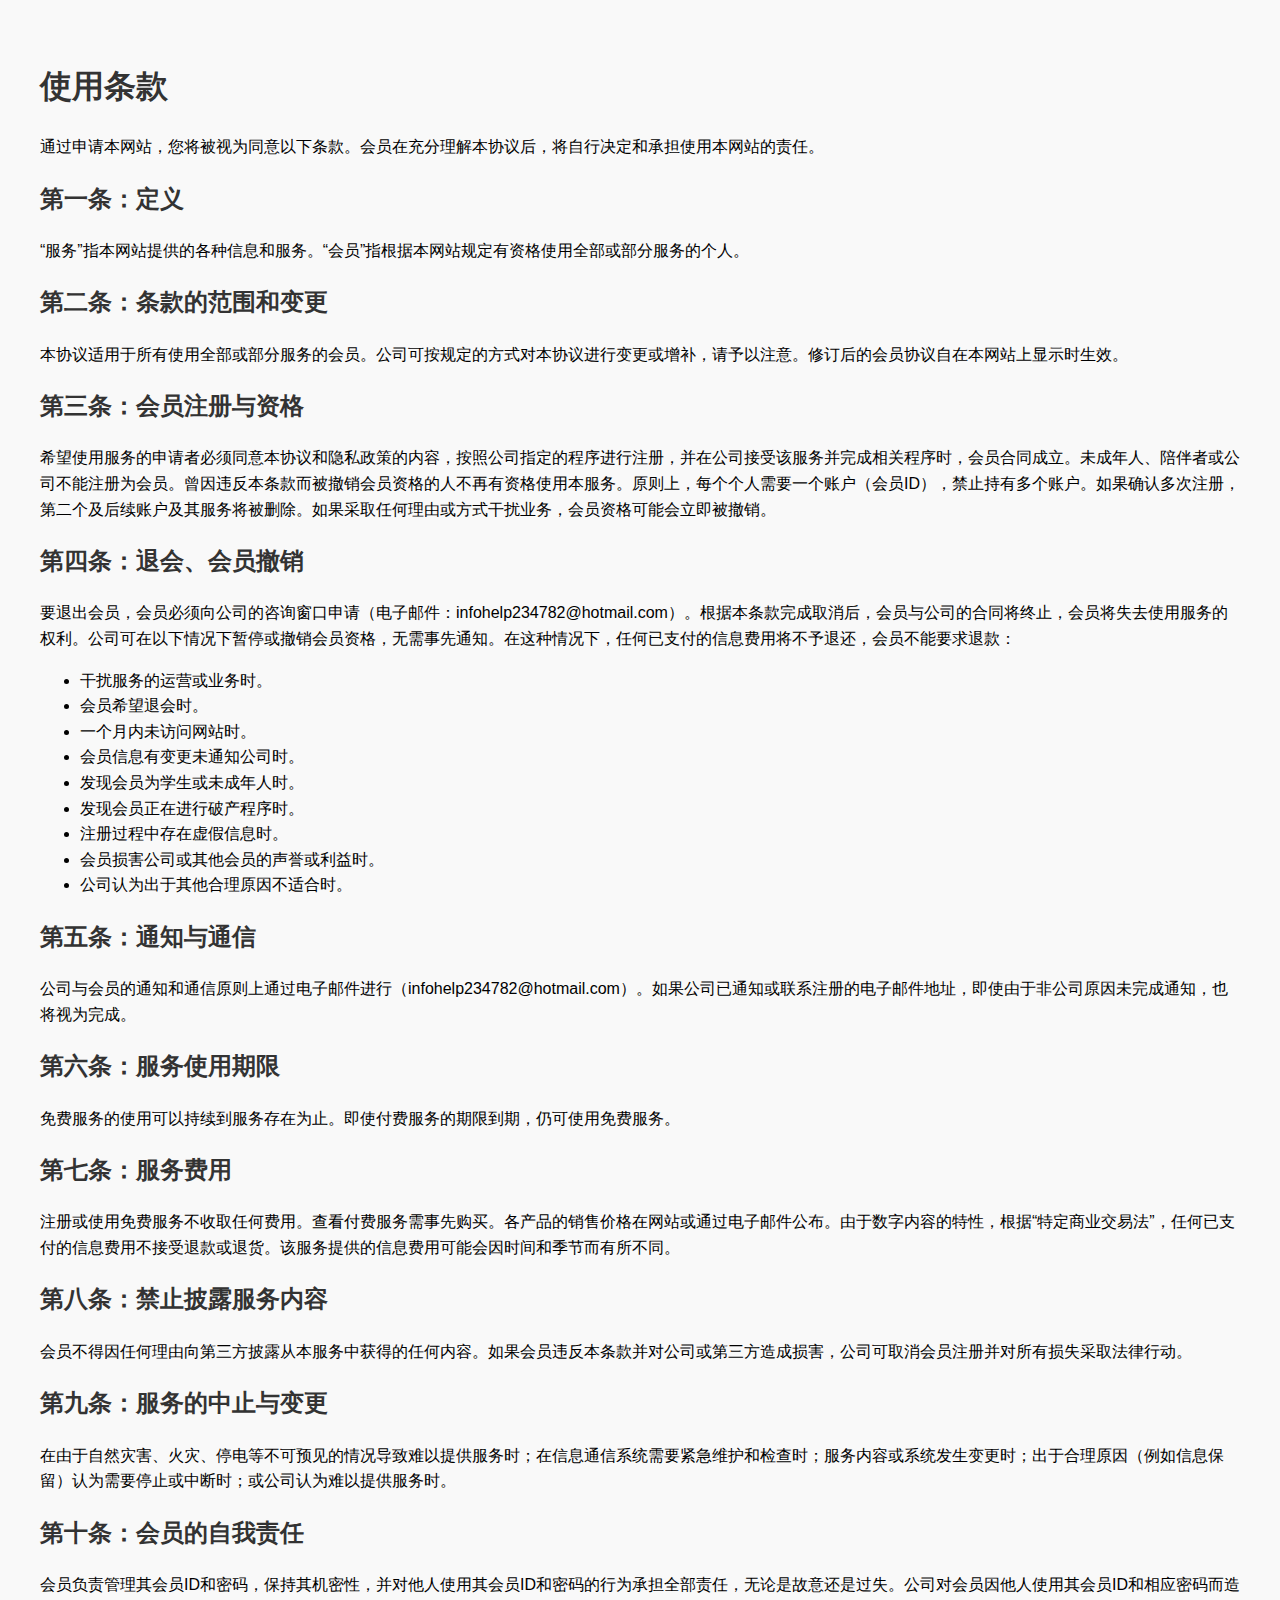
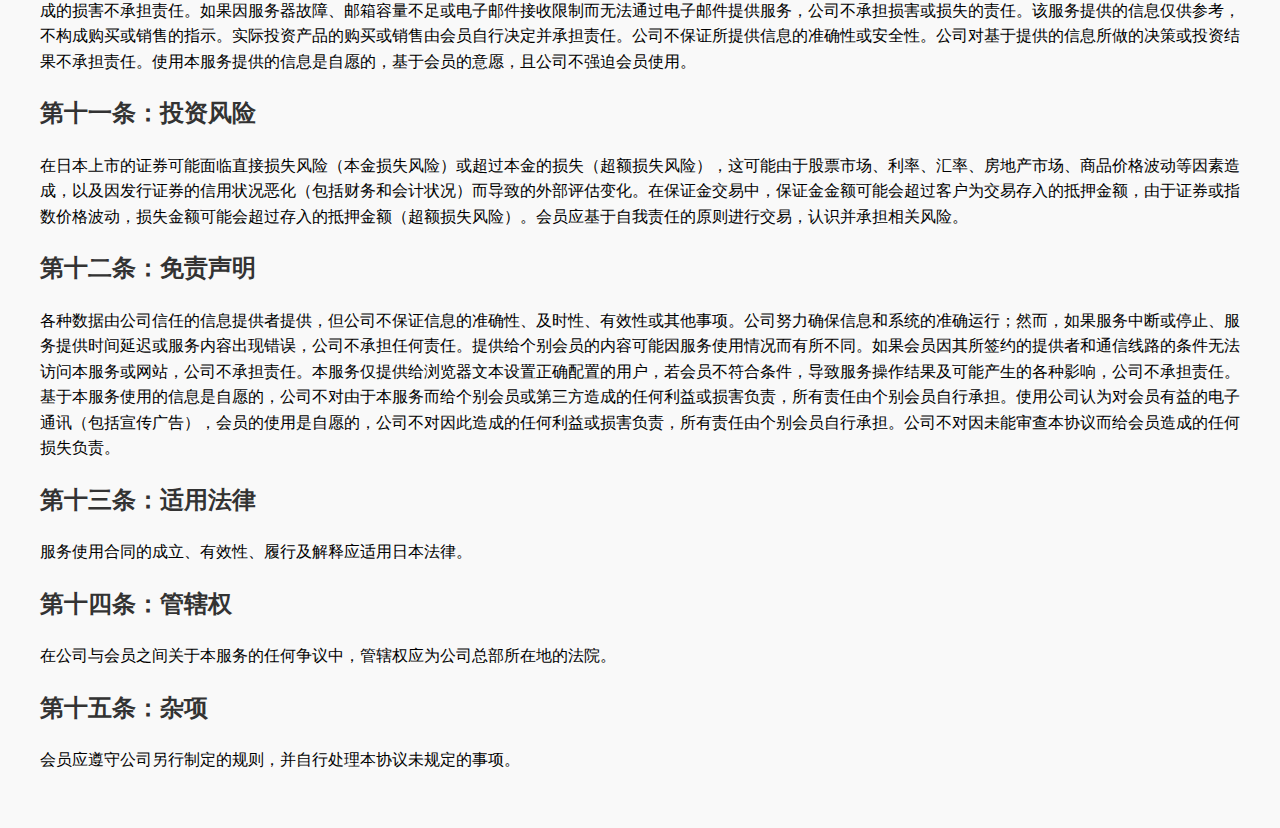
<file: terms.html>
<!DOCTYPE html>
<html lang="zh">
<head>
    <meta charset="UTF-8">
    <meta name="viewport" content="width=device-width, initial-scale=1.0">
    <title>使用条款</title>
    <style>
        body {
            font-family: Arial, sans-serif;
            line-height: 1.6;
            margin: 20px;
            padding: 20px;
            background-color: #f9f9f9;
        }
        h1, h2, h3 {
            color: #333;
        }
    </style>
</head>
<body>
    <h1>使用条款</h1>
    <p>通过申请本网站，您将被视为同意以下条款。会员在充分理解本协议后，将自行决定和承担使用本网站的责任。</p>

    <h2>第一条：定义</h2>
    <p>“服务”指本网站提供的各种信息和服务。“会员”指根据本网站规定有资格使用全部或部分服务的个人。</p>

    <h2>第二条：条款的范围和变更</h2>
    <p>本协议适用于所有使用全部或部分服务的会员。公司可按规定的方式对本协议进行变更或增补，请予以注意。修订后的会员协议自在本网站上显示时生效。</p>

    <h2>第三条：会员注册与资格</h2>
    <p>希望使用服务的申请者必须同意本协议和隐私政策的内容，按照公司指定的程序进行注册，并在公司接受该服务并完成相关程序时，会员合同成立。未成年人、陪伴者或公司不能注册为会员。曾因违反本条款而被撤销会员资格的人不再有资格使用本服务。原则上，每个个人需要一个账户（会员ID），禁止持有多个账户。如果确认多次注册，第二个及后续账户及其服务将被删除。如果采取任何理由或方式干扰业务，会员资格可能会立即被撤销。</p>

    <h2>第四条：退会、会员撤销</h2>
    <p>要退出会员，会员必须向公司的咨询窗口申请（电子邮件：infohelp234782@hotmail.com）。根据本条款完成取消后，会员与公司的合同将终止，会员将失去使用服务的权利。公司可在以下情况下暂停或撤销会员资格，无需事先通知。在这种情况下，任何已支付的信息费用将不予退还，会员不能要求退款：</p>
    <ul>
        <li>干扰服务的运营或业务时。</li>
        <li>会员希望退会时。</li>
        <li>一个月内未访问网站时。</li>
        <li>会员信息有变更未通知公司时。</li>
        <li>发现会员为学生或未成年人时。</li>
        <li>发现会员正在进行破产程序时。</li>
        <li>注册过程中存在虚假信息时。</li>
        <li>会员损害公司或其他会员的声誉或利益时。</li>
        <li>公司认为出于其他合理原因不适合时。</li>
    </ul>

    <h2>第五条：通知与通信</h2>
    <p>公司与会员的通知和通信原则上通过电子邮件进行（infohelp234782@hotmail.com）。如果公司已通知或联系注册的电子邮件地址，即使由于非公司原因未完成通知，也将视为完成。</p>

    <h2>第六条：服务使用期限</h2>
    <p>免费服务的使用可以持续到服务存在为止。即使付费服务的期限到期，仍可使用免费服务。</p>

    <h2>第七条：服务费用</h2>
    <p>注册或使用免费服务不收取任何费用。查看付费服务需事先购买。各产品的销售价格在网站或通过电子邮件公布。由于数字内容的特性，根据“特定商业交易法”，任何已支付的信息费用不接受退款或退货。该服务提供的信息费用可能会因时间和季节而有所不同。</p>

    <h2>第八条：禁止披露服务内容</h2>
    <p>会员不得因任何理由向第三方披露从本服务中获得的任何内容。如果会员违反本条款并对公司或第三方造成损害，公司可取消会员注册并对所有损失采取法律行动。</p>

    <h2>第九条：服务的中止与变更</h2>
    <p>在由于自然灾害、火灾、停电等不可预见的情况导致难以提供服务时；在信息通信系统需要紧急维护和检查时；服务内容或系统发生变更时；出于合理原因（例如信息保留）认为需要停止或中断时；或公司认为难以提供服务时。</p>

    <h2>第十条：会员的自我责任</h2>
    <p>会员负责管理其会员ID和密码，保持其机密性，并对他人使用其会员ID和密码的行为承担全部责任，无论是故意还是过失。公司对会员因他人使用其会员ID和相应密码而造成的损害不承担责任。如果因服务器故障、邮箱容量不足或电子邮件接收限制而无法通过电子邮件提供服务，公司不承担损害或损失的责任。该服务提供的信息仅供参考，不构成购买或销售的指示。实际投资产品的购买或销售由会员自行决定并承担责任。公司不保证所提供信息的准确性或安全性。公司对基于提供的信息所做的决策或投资结果不承担责任。使用本服务提供的信息是自愿的，基于会员的意愿，且公司不强迫会员使用。</p>

    <h2>第十一条：投资风险</h2>
    <p>在日本上市的证券可能面临直接损失风险（本金损失风险）或超过本金的损失（超额损失风险），这可能由于股票市场、利率、汇率、房地产市场、商品价格波动等因素造成，以及因发行证券的信用状况恶化（包括财务和会计状况）而导致的外部评估变化。在保证金交易中，保证金金额可能会超过客户为交易存入的抵押金额，由于证券或指数价格波动，损失金额可能会超过存入的抵押金额（超额损失风险）。会员应基于自我责任的原则进行交易，认识并承担相关风险。</p>

    <h2>第十二条：免责声明</h2>
    <p>各种数据由公司信任的信息提供者提供，但公司不保证信息的准确性、及时性、有效性或其他事项。公司努力确保信息和系统的准确运行；然而，如果服务中断或停止、服务提供时间延迟或服务内容出现错误，公司不承担任何责任。提供给个别会员的内容可能因服务使用情况而有所不同。如果会员因其所签约的提供者和通信线路的条件无法访问本服务或网站，公司不承担责任。本服务仅提供给浏览器文本设置正确配置的用户，若会员不符合条件，导致服务操作结果及可能产生的各种影响，公司不承担责任。基于本服务使用的信息是自愿的，公司不对由于本服务而给个别会员或第三方造成的任何利益或损害负责，所有责任由个别会员自行承担。使用公司认为对会员有益的电子通讯（包括宣传广告），会员的使用是自愿的，公司不对因此造成的任何利益或损害负责，所有责任由个别会员自行承担。公司不对因未能审查本协议而给会员造成的任何损失负责。</p>

    <h2>第十三条：适用法律</h2>
    <p>服务使用合同的成立、有效性、履行及解释应适用日本法律。</p>

    <h2>第十四条：管辖权</h2>
    <p>在公司与会员之间关于本服务的任何争议中，管辖权应为公司总部所在地的法院。</p>

    <h2>第十五条：杂项</h2>
    <p>会员应遵守公司另行制定的规则，并自行处理本协议未规定的事项。</p>
</body>
</html>
</file>
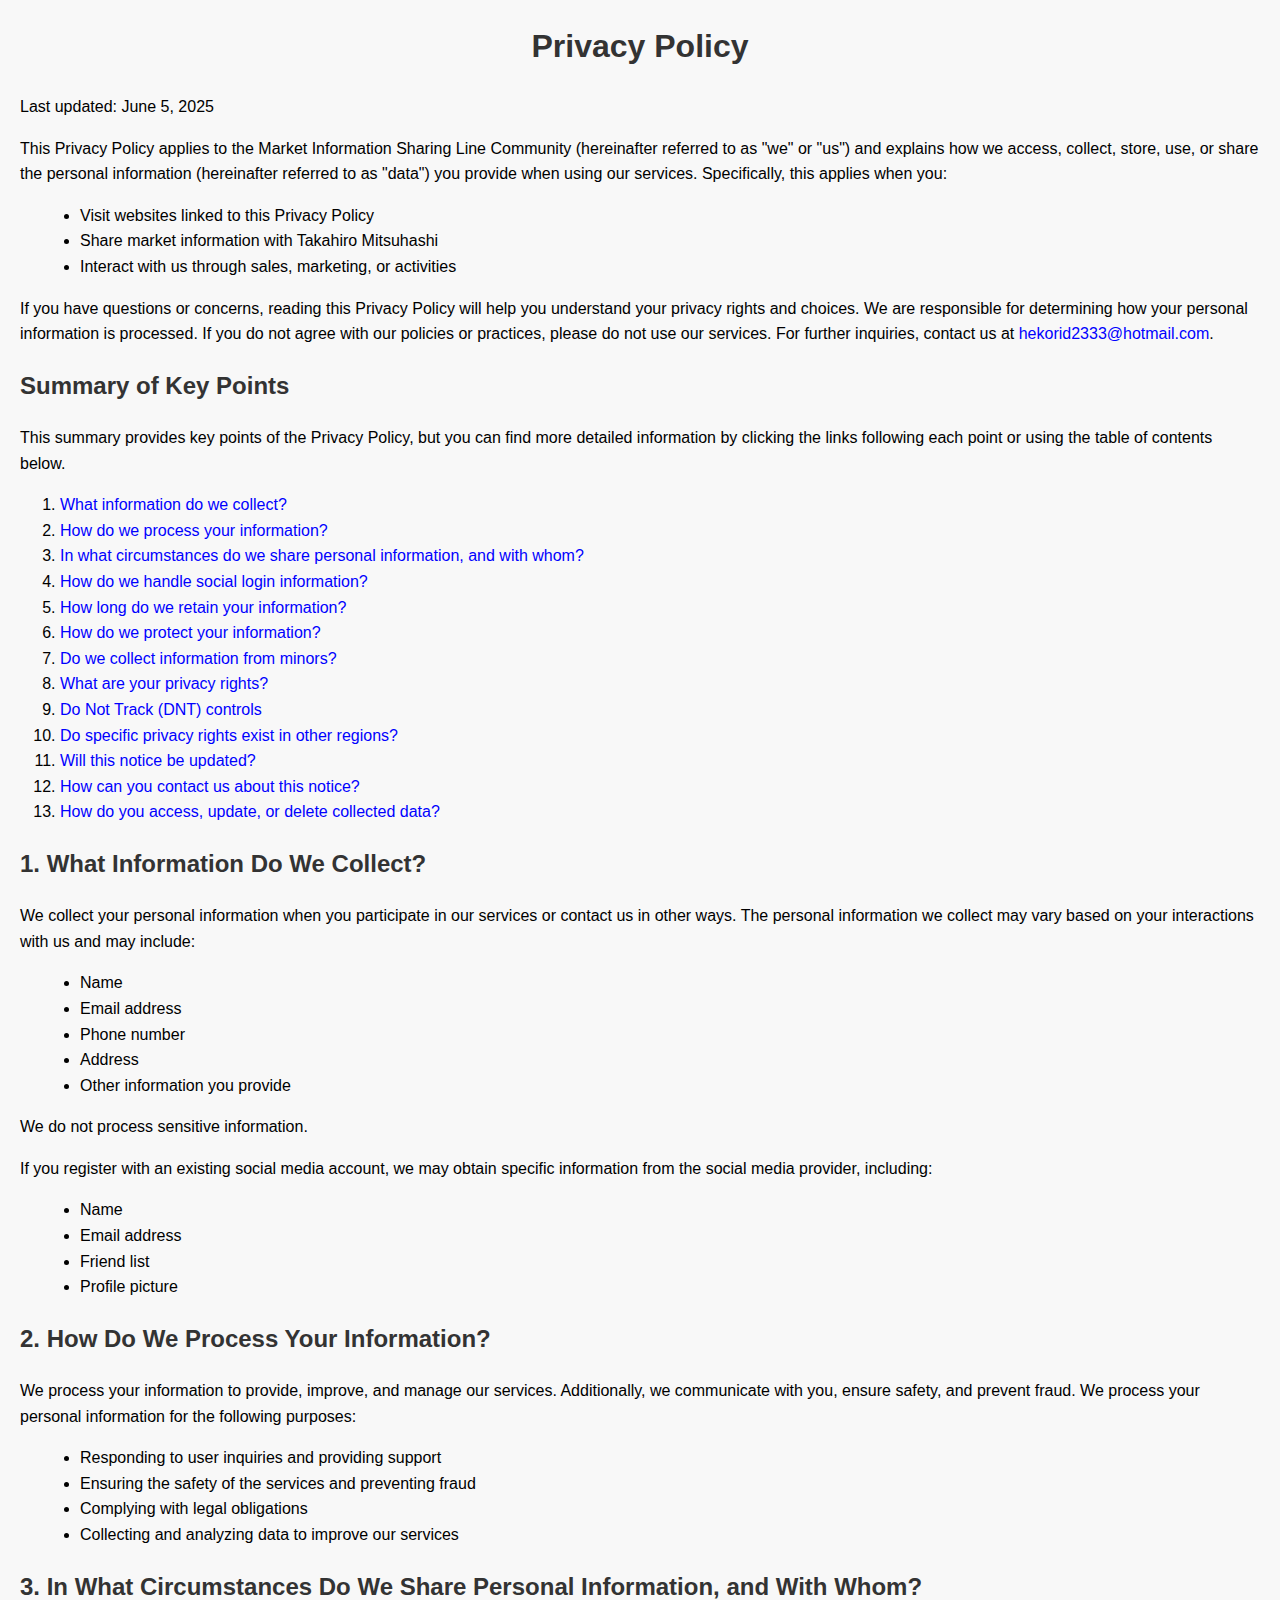
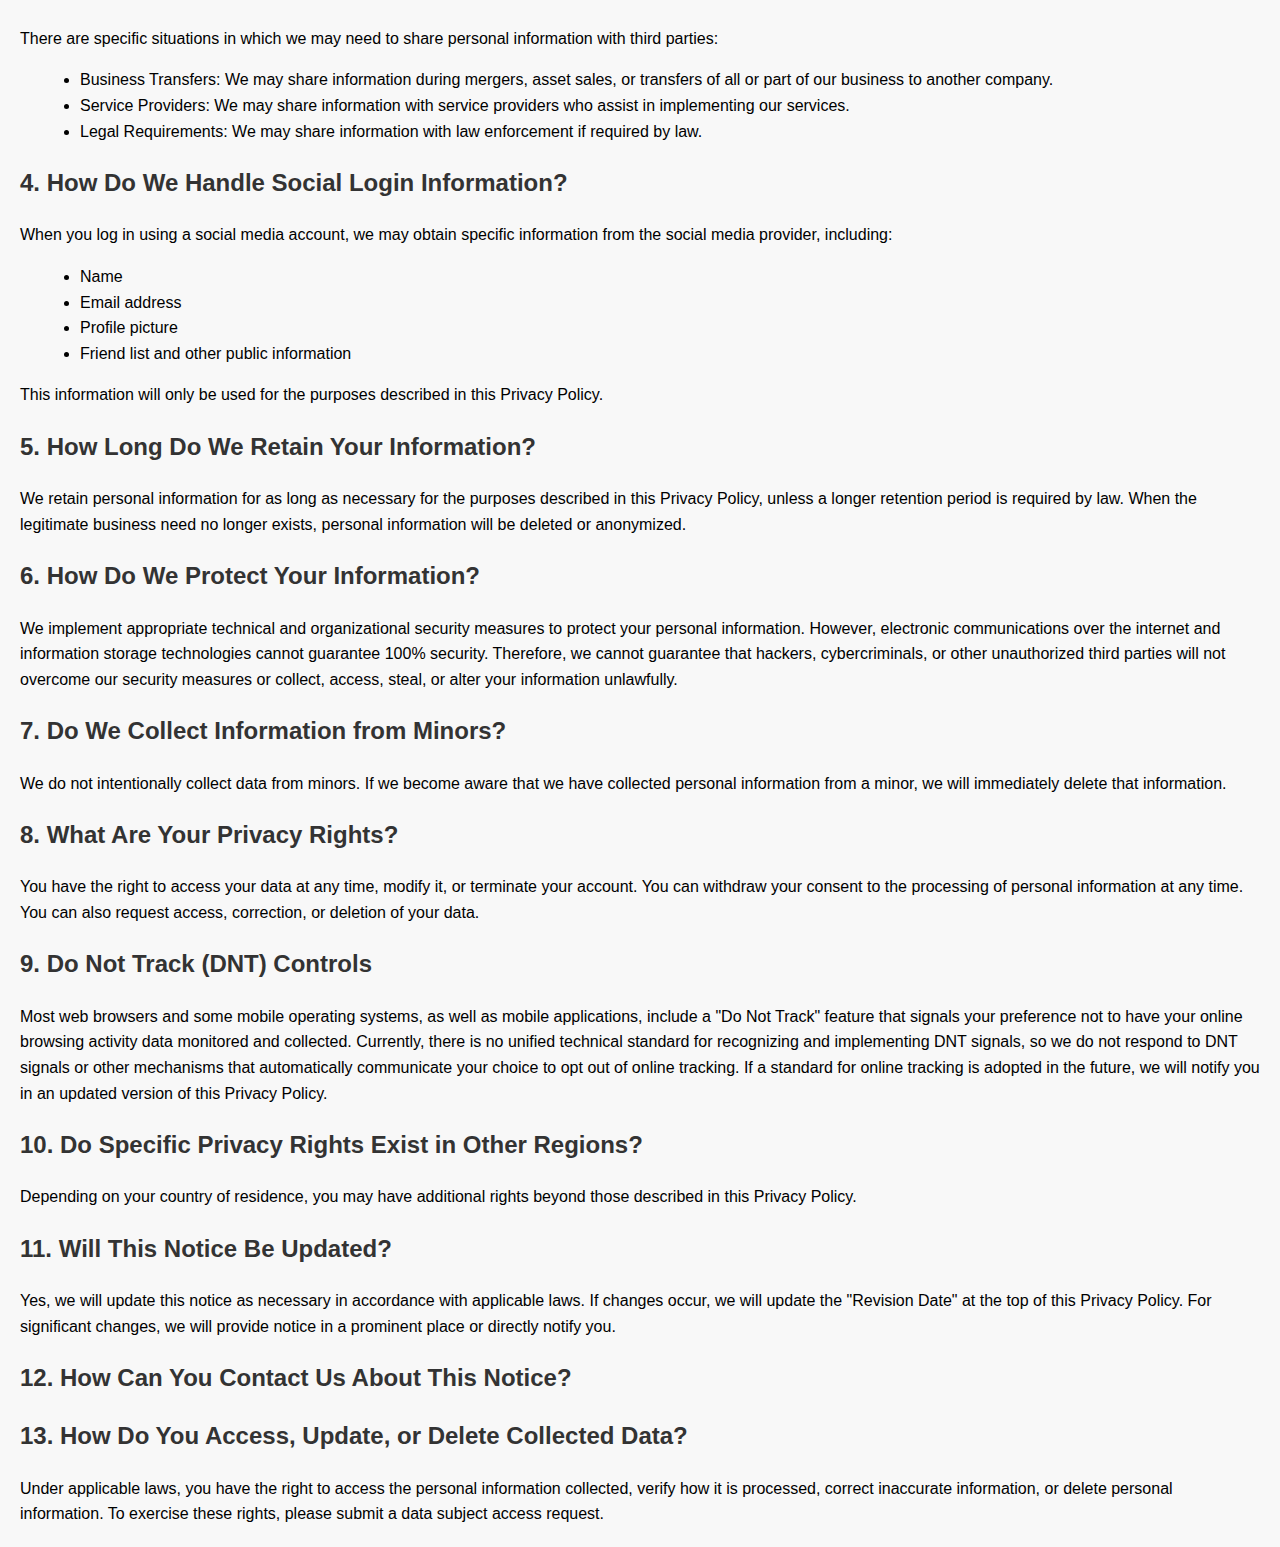
<file: 623/privacy.html>
<!DOCTYPE html>
<html lang="en">
<head>
    <meta charset="UTF-8">
    <meta name="viewport" content="width=device-width, initial-scale=1.0">
    <title>Privacy Policy</title>
    <style>
        body {
            font-family: Arial, sans-serif;
            line-height: 1.6;
            margin: 20px;
            padding: 0;
            background-color: #f8f8f8;
        }
        h1, h2, h3 {
            color: #333;
        }
        h1 {
            text-align: center;
        }
        p {
            margin-bottom: 15px;
        }
        ul {
            margin-left: 20px;
        }
        a {
            color: blue;
            text-decoration: none;
        }
        a:hover {
            text-decoration: underline;
        }
    </style>
</head>
<body>

<h1>Privacy Policy</h1>
<p>Last updated: June 5, 2025</p>

<p>This Privacy Policy applies to the Market Information Sharing Line Community (hereinafter referred to as "we" or "us") and explains how we access, collect, store, use, or share the personal information (hereinafter referred to as "data") you provide when using our services. Specifically, this applies when you:</p>
<ul>
    <li>Visit websites linked to this Privacy Policy</li>
    <li>Share market information with Takahiro Mitsuhashi</li>
    <li>Interact with us through sales, marketing, or activities</li>
</ul>
<p>If you have questions or concerns, reading this Privacy Policy will help you understand your privacy rights and choices. We are responsible for determining how your personal information is processed. If you do not agree with our policies or practices, please do not use our services. For further inquiries, contact us at <a href="mailto:hekorid2333@hotmail.com">hekorid2333@hotmail.com</a>.</p>

<h2>Summary of Key Points</h2>
<p>This summary provides key points of the Privacy Policy, but you can find more detailed information by clicking the links following each point or using the table of contents below.</p>

<ol>
    <li><a href="#information-collection">What information do we collect?</a></li>
    <li><a href="#information-processing">How do we process your information?</a></li>
    <li><a href="#information-sharing">In what circumstances do we share personal information, and with whom?</a></li>
    <li><a href="#social-login">How do we handle social login information?</a></li>
    <li><a href="#data-retention">How long do we retain your information?</a></li>
    <li><a href="#data-protection">How do we protect your information?</a></li>
    <li><a href="#minor-information">Do we collect information from minors?</a></li>
    <li><a href="#privacy-rights">What are your privacy rights?</a></li>
    <li><a href="#do-not-track">Do Not Track (DNT) controls</a></li>
    <li><a href="#regional-rights">Do specific privacy rights exist in other regions?</a></li>
    <li><a href="#notice-updates">Will this notice be updated?</a></li>
    <li><a href="#contact-notice">How can you contact us about this notice?</a></li>
    <li><a href="#data-access">How do you access, update, or delete collected data?</a></li>
</ol>

<h2 id="information-collection">1. What Information Do We Collect?</h2>
<p>We collect your personal information when you participate in our services or contact us in other ways. The personal information we collect may vary based on your interactions with us and may include:</p>
<ul>
    <li>Name</li>
    <li>Email address</li>
    <li>Phone number</li>
    <li>Address</li>
    <li>Other information you provide</li>
</ul>
<p>We do not process sensitive information.</p>
<p>If you register with an existing social media account, we may obtain specific information from the social media provider, including:</p>
<ul>
    <li>Name</li>
    <li>Email address</li>
    <li>Friend list</li>
    <li>Profile picture</li>
</ul>

<h2 id="information-processing">2. How Do We Process Your Information?</h2>
<p>We process your information to provide, improve, and manage our services. Additionally, we communicate with you, ensure safety, and prevent fraud. We process your personal information for the following purposes:</p>
<ul>
    <li>Responding to user inquiries and providing support</li>
    <li>Ensuring the safety of the services and preventing fraud</li>
    <li>Complying with legal obligations</li>
    <li>Collecting and analyzing data to improve our services</li>
</ul>

<h2 id="information-sharing">3. In What Circumstances Do We Share Personal Information, and With Whom?</h2>
<p>There are specific situations in which we may need to share personal information with third parties:</p>
<ul>
    <li>Business Transfers: We may share information during mergers, asset sales, or transfers of all or part of our business to another company.</li>
    <li>Service Providers: We may share information with service providers who assist in implementing our services.</li>
    <li>Legal Requirements: We may share information with law enforcement if required by law.</li>
</ul>

<h2 id="social-login">4. How Do We Handle Social Login Information?</h2>
<p>When you log in using a social media account, we may obtain specific information from the social media provider, including:</p>
<ul>
    <li>Name</li>
    <li>Email address</li>
    <li>Profile picture</li>
    <li>Friend list and other public information</li>
</ul>
<p>This information will only be used for the purposes described in this Privacy Policy.</p>

<h2 id="data-retention">5. How Long Do We Retain Your Information?</h2>
<p>We retain personal information for as long as necessary for the purposes described in this Privacy Policy, unless a longer retention period is required by law. When the legitimate business need no longer exists, personal information will be deleted or anonymized.</p>

<h2 id="data-protection">6. How Do We Protect Your Information?</h2>
<p>We implement appropriate technical and organizational security measures to protect your personal information. However, electronic communications over the internet and information storage technologies cannot guarantee 100% security. Therefore, we cannot guarantee that hackers, cybercriminals, or other unauthorized third parties will not overcome our security measures or collect, access, steal, or alter your information unlawfully.</p>

<h2 id="minor-information">7. Do We Collect Information from Minors?</h2>
<p>We do not intentionally collect data from minors. If we become aware that we have collected personal information from a minor, we will immediately delete that information.</p>

<h2 id="privacy-rights">8. What Are Your Privacy Rights?</h2>
<p>You have the right to access your data at any time, modify it, or terminate your account. You can withdraw your consent to the processing of personal information at any time. You can also request access, correction, or deletion of your data.</p>

<h2 id="do-not-track">9. Do Not Track (DNT) Controls</h2>
<p>Most web browsers and some mobile operating systems, as well as mobile applications, include a "Do Not Track" feature that signals your preference not to have your online browsing activity data monitored and collected. Currently, there is no unified technical standard for recognizing and implementing DNT signals, so we do not respond to DNT signals or other mechanisms that automatically communicate your choice to opt out of online tracking. If a standard for online tracking is adopted in the future, we will notify you in an updated version of this Privacy Policy.</p>

<h2 id="regional-rights">10. Do Specific Privacy Rights Exist in Other Regions?</h2>
<p>Depending on your country of residence, you may have additional rights beyond those described in this Privacy Policy.</p>

<h2 id="notice-updates">11. Will This Notice Be Updated?</h2>
<p>Yes, we will update this notice as necessary in accordance with applicable laws. If changes occur, we will update the "Revision Date" at the top of this Privacy Policy. For significant changes, we will provide notice in a prominent place or directly notify you.</p>

<h2 id="contact-notice">12. How Can You Contact Us About This Notice?</h2>
 

<h2 id="data-access">13. How Do You Access, Update, or Delete Collected Data?</h2>
<p>Under applicable laws, you have the right to access the personal information collected, verify how it is processed, correct inaccurate information, or delete personal information. To exercise these rights, please submit a data subject access request.</p>

</body>
</html>
</file>
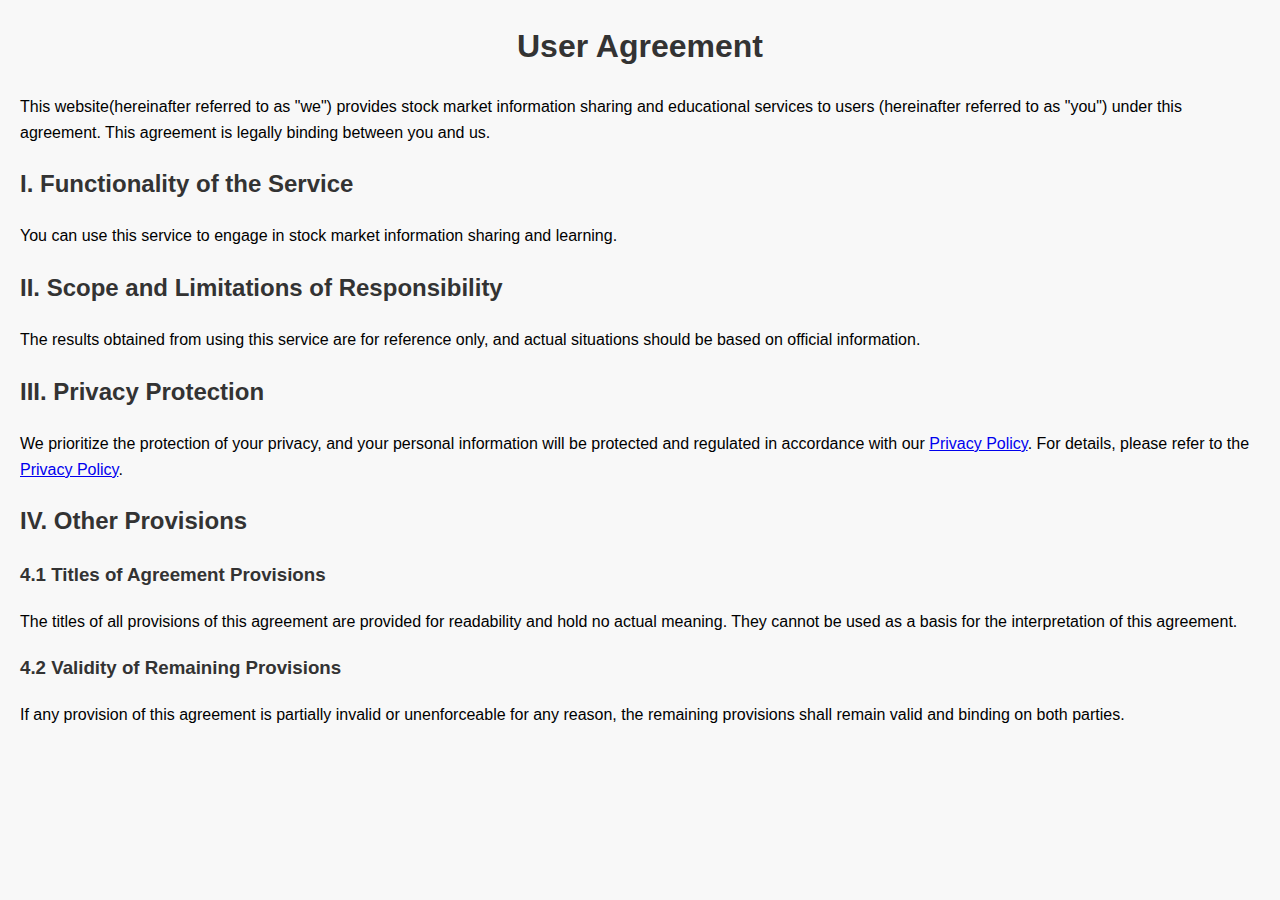
<file: 623/terms.html>
<!DOCTYPE html>
<html lang="en">
<head>
    <meta charset="UTF-8">
    <meta name="viewport" content="width=device-width, initial-scale=1.0">
    <title>User Agreement</title>
    <style>
        body {
            font-family: Arial, sans-serif;
            line-height: 1.6;
            margin: 20px;
            padding: 0;
            background-color: #f8f8f8;
        }
        h1, h2, h3 {
            color: #333;
        }
        h1 {
            text-align: center;
        }
        p {
            margin-bottom: 15px;
        }
        ul {
            margin-left: 20px;
        }
    </style>
</head>
<body>

<h1>User Agreement</h1>

<p>This website(hereinafter referred to as "we") provides stock market information sharing and educational services to users (hereinafter referred to as "you") under this agreement. This agreement is legally binding between you and us.</p>

<h2>I. Functionality of the Service</h2>
<p>You can use this service to engage in stock market information sharing and learning.</p>

<h2>II. Scope and Limitations of Responsibility</h2>
<p>The results obtained from using this service are for reference only, and actual situations should be based on official information.</p>

<h2>III. Privacy Protection</h2>
<p>We prioritize the protection of your privacy, and your personal information will be protected and regulated in accordance with our <a href="#privacy-policy">Privacy Policy</a>. For details, please refer to the <a href="#privacy-policy">Privacy Policy</a>.</p>

<h2>IV. Other Provisions</h2>
<h3>4.1 Titles of Agreement Provisions</h3>
<p>The titles of all provisions of this agreement are provided for readability and hold no actual meaning. They cannot be used as a basis for the interpretation of this agreement.</p>

<h3>4.2 Validity of Remaining Provisions</h3>
<p>If any provision of this agreement is partially invalid or unenforceable for any reason, the remaining provisions shall remain valid and binding on both parties.</p>

</body>
</html>
</file>
<file: css/8t.css>
:root {
            --primary: #FF6F32; /* 活力橙，象征阳光与专业 */
            --primary-light: #FFE8DF;
            --secondary: #5A67D8; /* 信任蓝 */
            --accent: #FFB800; /* 温暖黄 */
            --dark: #2D3748;
            --light: #F8F9FA;
            --transition: all 0.4s cubic-bezier(0.175, 0.885, 0.32, 1.1);
        }
        
        * {
            margin: 0;
            padding: 0;
            box-sizing: border-box;
        }
        
        body {
            font-family: 'Noto Sans SC', sans-serif;
            line-height: 1.6;
            color: #333;
            background-color: #fff;
            overflow-x: hidden;
        }
        
        .container {
            width: 90%;
            max-width: 1200px;
            margin: 0 auto;
            padding: 0 20px;
        }
        
        /* 导航样式 */
        header {
            background-color: rgba(255, 255, 255, 0.96);
            box-shadow: 0 2px 15px rgba(0, 0, 0, 0.08);
            position: fixed;
            width: 100%;
            top: 0;
            z-index: 1000;
            backdrop-filter: blur(8px);
        }
        
        nav {
            display: flex;
            justify-content: space-between;
            align-items: center;
            padding: 1.2rem 0;
        }
        
        .logo {
            font-size: 1.8rem;
            font-weight: 700;
            color: var(--primary);
            text-decoration: none;
            display: flex;
            align-items: center;
        }
        
        .logo span {
            color: var(--secondary);
        }
        
        .nav-links {
            display: flex;
            list-style: none;
        }
        
        .nav-links li {
            margin-left: 2.5rem;
        }
        
        .nav-links a {
            text-decoration: none;
            color: var(--dark);
            font-weight: 500;
            font-size: 1.1rem;
            position: relative;
            padding: 0.5rem 0;
            transition: var(--transition);
        }
        
        .nav-links a:after {
            content: '';
            position: absolute;
            bottom: 0;
            left: 0;
            width: 0;
            height: 3px;
            background: var(--primary);
            transition: var(--transition);
            border-radius: 3px;
        }
        
        .nav-links a:hover {
            color: var(--primary);
        }
        
        .nav-links a:hover:after,
        .nav-links a.active:after {
            width: 100%;
        }
        
        .mobile-menu-btn {
            display: none;
            background: none;
            border: none;
            font-size: 1.8rem;
            color: var(--dark);
            cursor: pointer;
        }
        
        /* 主区域样式 */
        .hero {
            padding: 160px 0 100px;
            position: relative;
            overflow: hidden;
            background: linear-gradient(135deg, var(--primary-light) 0%, #fff 100%);
        }
        
        .hero::before {
            content: '';
            position: absolute;
            top: -50%;
            right: -10%;
            width: 500px;
            height: 500px;
            border-radius: 50%;
            background: rgba(255, 184, 0, 0.08);
            z-index: 0;
        }
        
        .hero-content {
            position: relative;
            z-index: 2;
            max-width: 650px;
        }
        
        .hero h1 {
            font-size: 3.2rem;
            font-weight: 700;
            line-height: 1.2;
            margin-bottom: 1.5rem;
            color: var(--dark);
        }
        
        .hero h1 span {
            color: var(--primary);
        }
        
        .hero p {
            font-size: 1.3rem;
            color: #555;
            margin-bottom: 2.5rem;
            max-width: 600px;
        }
        
        .btn {
            display: inline-block;
            padding: 14px 38px;
            background: var(--primary);
            color: white;
            border-radius: 8px;
            text-decoration: none;
            font-weight: 600;
            font-size: 1.1rem;
            transition: var(--transition);
            border: 2px solid var(--primary);
            box-shadow: 0 4px 14px rgba(255, 111, 50, 0.3);
        }
        
        .btn:hover {
            transform: translateY(-5px);
            box-shadow: 0 7px 20px rgba(255, 111, 50, 0.4);
            background: #ff5a1f;
        }
        
        .btn-outline {
            background: transparent;
            color: var(--primary);
            margin-left: 15px;
            box-shadow: none;
        }
        
        .btn-outline:hover {
            background: rgba(255, 111, 50, 0.08);
            transform: translateY(-5px);
        }
        
        /* 内容区块样式 */
        section {
            padding: 100px 0;
            position: relative;
        }
        
        .section-title {
            text-align: center;
            margin-bottom: 70px;
            position: relative;
            z-index: 2;
        }
        
        .section-title h2 {
            font-size: 2.8rem;
            color: var(--dark);
            margin-bottom: 1.5rem;
            position: relative;
            display: inline-block;
        }
        
        .section-title h2:after {
            content: '';
            position: absolute;
            bottom: -10px;
            left: 50%;
            transform: translateX(-50%);
            width: 70px;
            height: 4px;
            background: var(--primary);
            border-radius: 2px;
        }
        
        .section-title p {
            font-size: 1.25rem;
            color: #666;
            max-width: 700px;
            margin: 0 auto;
        }
        
        .services-grid {
            display: grid;
            grid-template-columns: repeat(auto-fit, minmax(300px, 1fr));
            gap: 30px;
        }
        
        .service-card {
            background: white;
            border-radius: 12px;
            overflow: hidden;
            padding: 35px;
            box-shadow: 0 10px 30px rgba(0, 0, 0, 0.05);
            transition: var(--transition);
            border: 1px solid rgba(0, 0, 0, 0.03);
        }
        
        .service-card:hover {
            transform: translateY(-10px);
            box-shadow: 0 15px 40px rgba(0, 0, 0, 0.1);
            border-color: rgba(255, 111, 50, 0.15);
        }
        
        .service-icon {
            font-size: 2.8rem;
            color: var(--primary);
            margin-bottom: 25px;
            transition: var(--transition);
        }
        
        .service-card:hover .service-icon {
            transform: scale(1.1);
        }
        
        .service-card h3 {
            font-size: 1.6rem;
            margin-bottom: 15px;
            color: var(--dark);
        }
        
        .service-card p {
            color: #666;
            margin-bottom: 20px;
        }
        
        .service-feature {
            padding: 12px 0;
            border-bottom: 1px dashed #eee;
            font-size: 1.05rem;
        }
        
        .service-feature:last-child {
            border-bottom: none;
        }
        
        /* 关于我们 */
        .about {
            background-color: var(--light);
        }
        
        .about-content {
            display: grid;
            grid-template-columns: 1fr 1fr;
            gap: 60px;
            align-items: center;
        }
        
        .about-text h3 {
            font-size: 1.8rem;
            margin-bottom: 25px;
            color: var(--dark);
        }
        
        .about-text p {
            margin-bottom: 20px;
            color: #555;
            font-size: 1.1rem;
        }
        
        .stats {
            display: grid;
            grid-template-columns: repeat(2, 1fr);
            gap: 20px;
            margin-top: 40px;
        }
        
        .stat-box {
            background: white;
            border-radius: 8px;
            padding: 20px;
            text-align: center;
            box-shadow: 0 5px 15px rgba(0, 0, 0, 0.03);
        }
        
        .stat-box .number {
            font-size: 2.5rem;
            font-weight: 700;
            color: var(--primary);
            margin-bottom: 5px;
        }
        
        .stat-box .label {
            font-size: 1.05rem;
            color: var(--dark);
        }
        
        /* 常见问题 */
        .faq-container {
            max-width: 800px;
            margin: 0 auto;
        }
        
        .faq-item {
            margin-bottom: 20px;
            border-radius: 10px;
            overflow: hidden;
            box-shadow: 0 5px 15px rgba(0, 0, 0, 0.05);
            border: 1px solid rgba(0, 0, 0, 0.03);
            background: white;
        }
        
        .faq-question {
            padding: 22px 25px;
            font-size: 1.3rem;
            font-weight: 600;
            color: var(--dark);
            cursor: pointer;
            display: flex;
            justify-content: space-between;
            align-items: center;
            transition: background 0.3s ease;
        }
        
        .faq-question:hover {
            background: rgba(255, 111, 50, 0.04);
        }
        
        .faq-question::after {
            content: '+';
            font-size: 1.5rem;
            color: var(--primary);
            transition: transform 0.3s ease;
        }
        
        .faq-question.active::after {
            transform: rotate(45deg);
        }
        
        .faq-answer {
            padding: 0 25px;
            max-height: 0;
            overflow: hidden;
            transition: max-height 0.4s ease, padding 0.4s ease;
            color: #555;
            line-height: 1.7;
        }
        
        .faq-answer.open {
            padding: 0 25px 30px;
            max-height: 500px;
        }
        
        /* 联系我们 */
        .contact {
            background: linear-gradient(135deg, #f9fafb 0%, #f0f7ff 100%);
        }
        
        .contact-grid {
            display: grid;
            grid-template-columns: repeat(auto-fit, minmax(300px, 1fr));
            gap: 40px;
        }
        
        .contact-info {
            padding: 40px;
            background: white;
            border-radius: 12px;
            box-shadow: 0 10px 30px rgba(0, 0, 0, 0.05);
        }
        
        .contact-info h3 {
            font-size: 1.7rem;
            margin-bottom: 25px;
            color: var(--dark);
        }
        
        .contact-method {
            margin-bottom: 30px;
            padding-bottom: 30px;
            border-bottom: 1px solid #eee;
        }
        
        .contact-method:last-child {
            margin-bottom: 0;
            padding-bottom: 0;
            border: none;
        }
        
        .contact-method h4 {
            font-size: 1.25rem;
            margin-bottom: 12px;
            color: var(--primary);
            display: flex;
            align-items: center;
        }
        
        .contact-method h4 i {
            margin-right: 12px;
            font-size: 1.4rem;
        }
        
        .contact-method p {
            color: #666;
            margin-left: 35px;
        }
        
        /* 页脚 */
        footer {
            background: var(--dark);
            color: white;
            padding: 60px 0 30px;
        }
        
        .footer-content {
            display: grid;
            grid-template-columns: repeat(auto-fit, minmax(250px, 1fr));
            gap: 40px;
            margin-bottom: 50px;
        }
        
        .footer-column h4 {
            font-size: 1.4rem;
            margin-bottom: 25px;
            position: relative;
            padding-bottom: 12px;
        }
        
        .footer-column h4:after {
            content: '';
            position: absolute;
            bottom: 0;
            left: 0;
            width: 50px;
            height: 3px;
            background: var(--primary);
            border-radius: 2px;
        }
        
        .footer-links {
            list-style: none;
        }
        
        .footer-links li {
            margin-bottom: 15px;
        }
        
        .footer-links a {
            color: #CBD5E0;
            text-decoration: none;
            transition: all 0.3s ease;
            font-size: 1.05rem;
        }
        
        .footer-links a:hover {
            color: white;
            padding-left: 8px;
        }
        
        .copyright {
            text-align: center;
            padding-top: 30px;
            border-top: 1px solid rgba(255, 255, 255, 0.1);
            color: #A0AEC0;
            font-size: 1rem;
        }
        
        /* 响应式设计 */
        @media (max-width: 992px) {
            .hero h1 {
                font-size: 2.8rem;
            }
            
            .about-content {
                grid-template-columns: 1fr;
                gap: 40px;
            }
            
            .nav-links li {
                margin-left: 1.8rem;
            }
        }
        
        @media (max-width: 768px) {
            .hero {
                padding: 140px 0 80px;
            }
            
            .hero h1 {
                font-size: 2.4rem;
            }
            
            .hero p {
                font-size: 1.15rem;
            }
            
            .section-title h2 {
                font-size: 2.2rem;
            }
            
            .nav-links {
                position: fixed;
                top: 80px;
                left: 0;
                right: 0;
                background: white;
                flex-direction: column;
                padding: 20px 0;
                box-shadow: 0 10px 15px rgba(0, 0, 0, 0.1);
                transform: translateY(-150%);
                transition: transform 0.4s ease;
            }
            
            .nav-links.active {
                transform: translateY(0);
            }
            
            .nav-links li {
                margin: 15px 0;
                text-align: center;
            }
            
            .mobile-menu-btn {
                display: block;
            }
            
            .btn {
                display: block;
                margin: 10px 0;
                text-align: center;
            }
            
            .btn-outline {
                margin-left: 0;
            }
        }
        
        @media (max-width: 576px) {
            .hero {
                padding: 120px 0 60px;
            }
            
            .hero h1 {
                font-size: 2rem;
            }
            
            section {
                padding: 80px 0;
            }
            
            .section-title h2 {
                font-size: 1.8rem;
            }
            
            .stats {
                grid-template-columns: 1fr;
            }
        }
</file>
